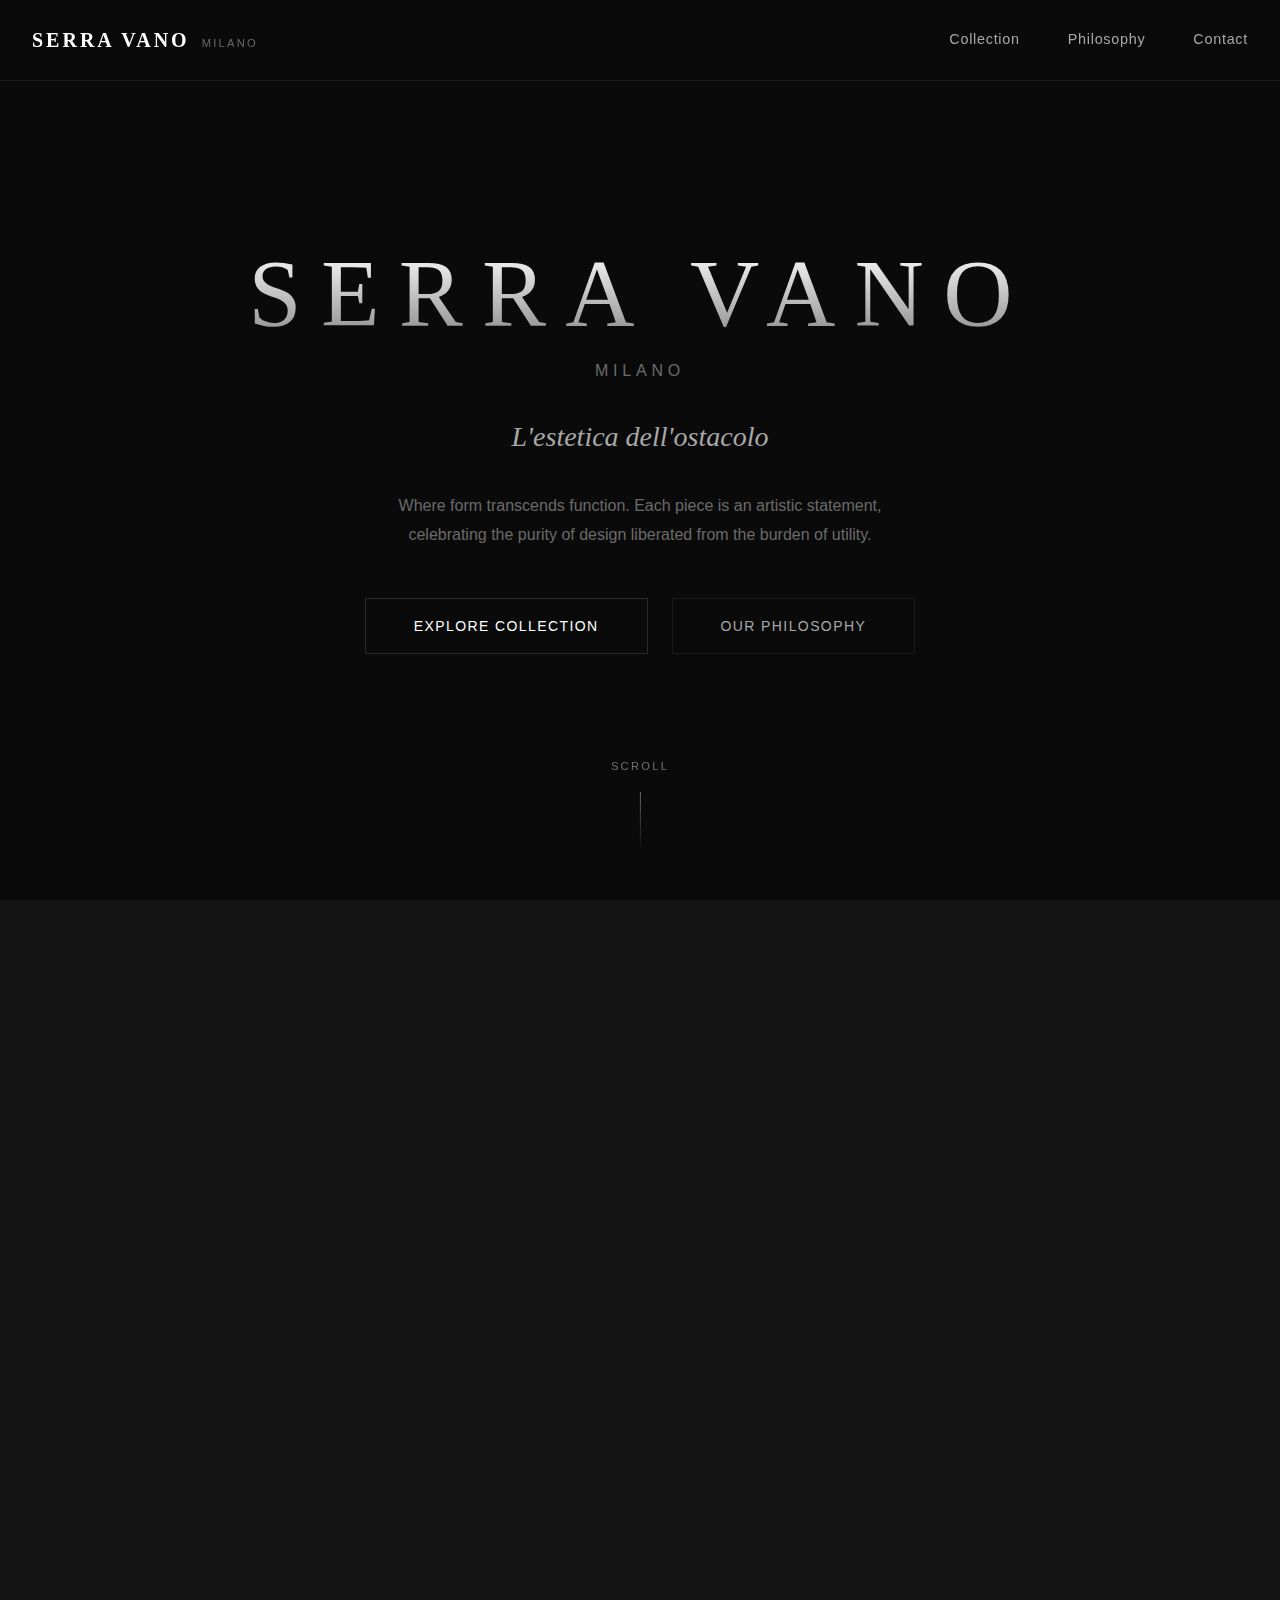
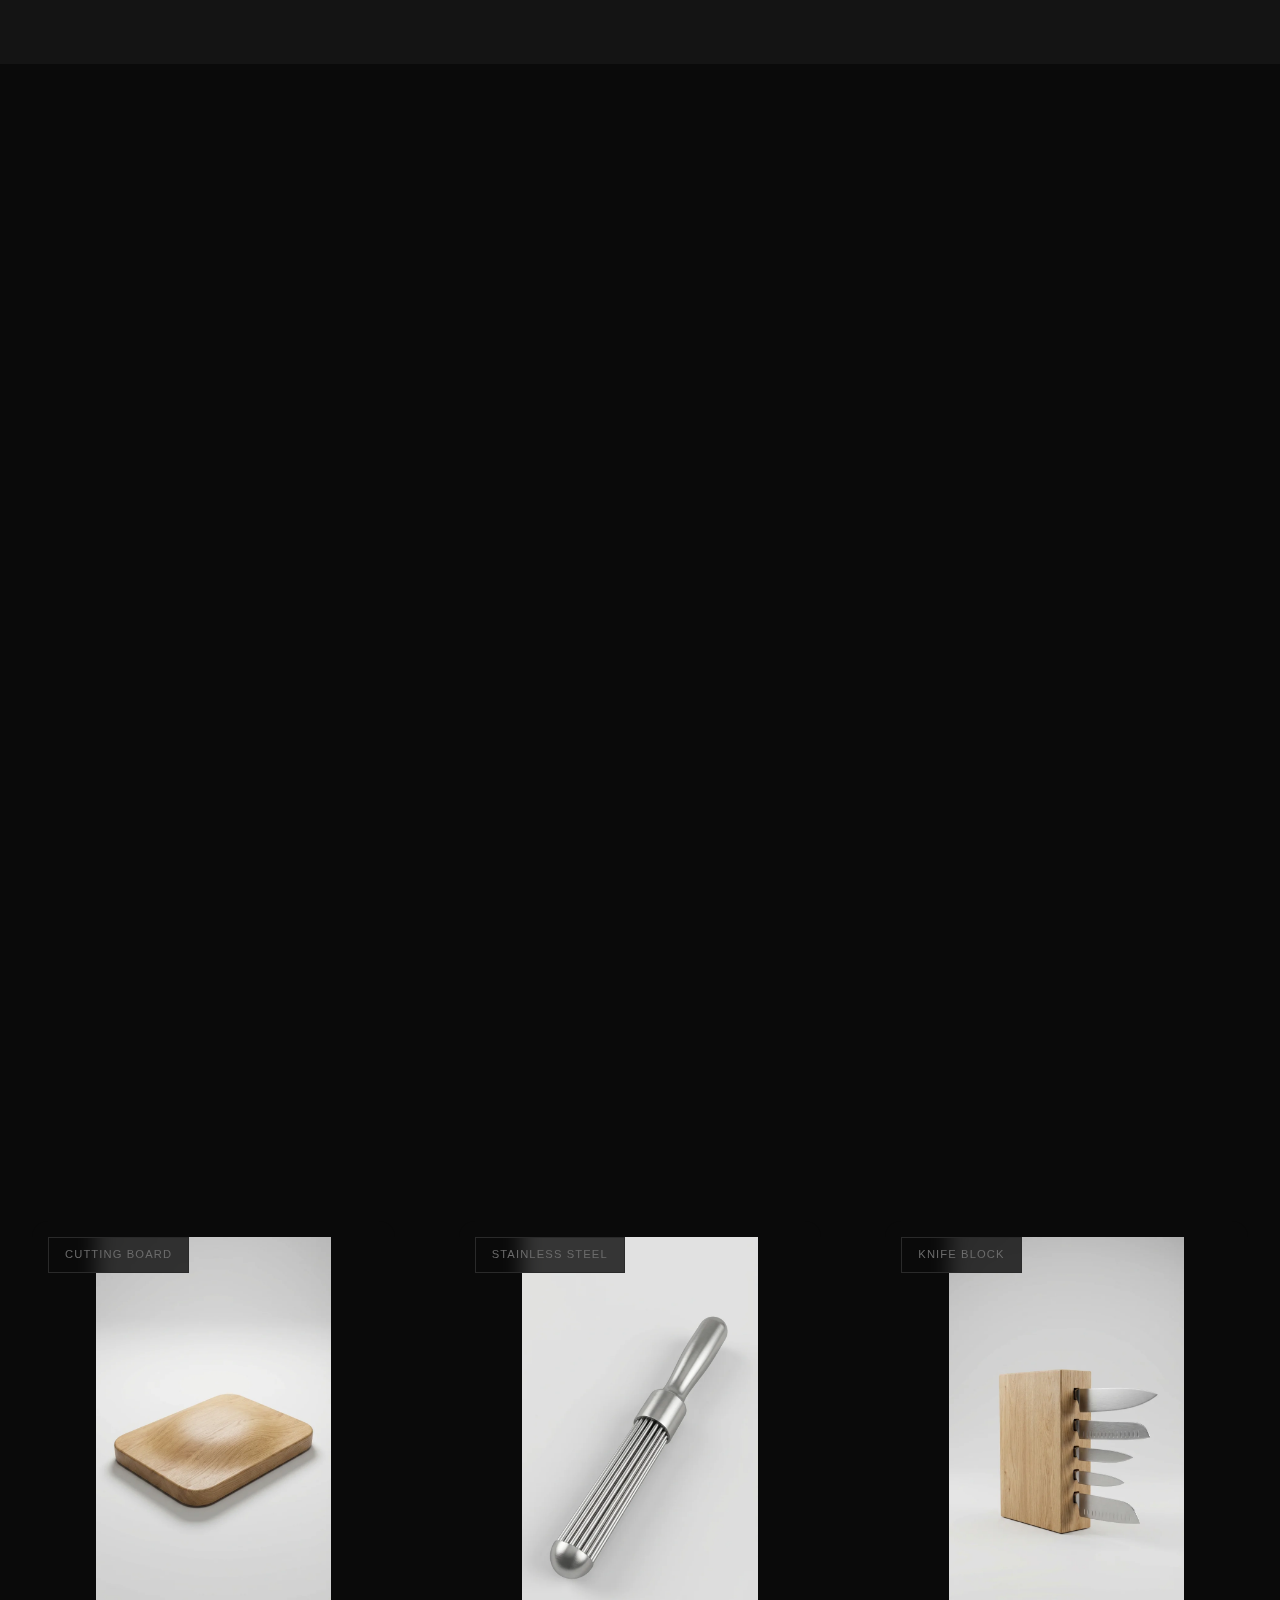
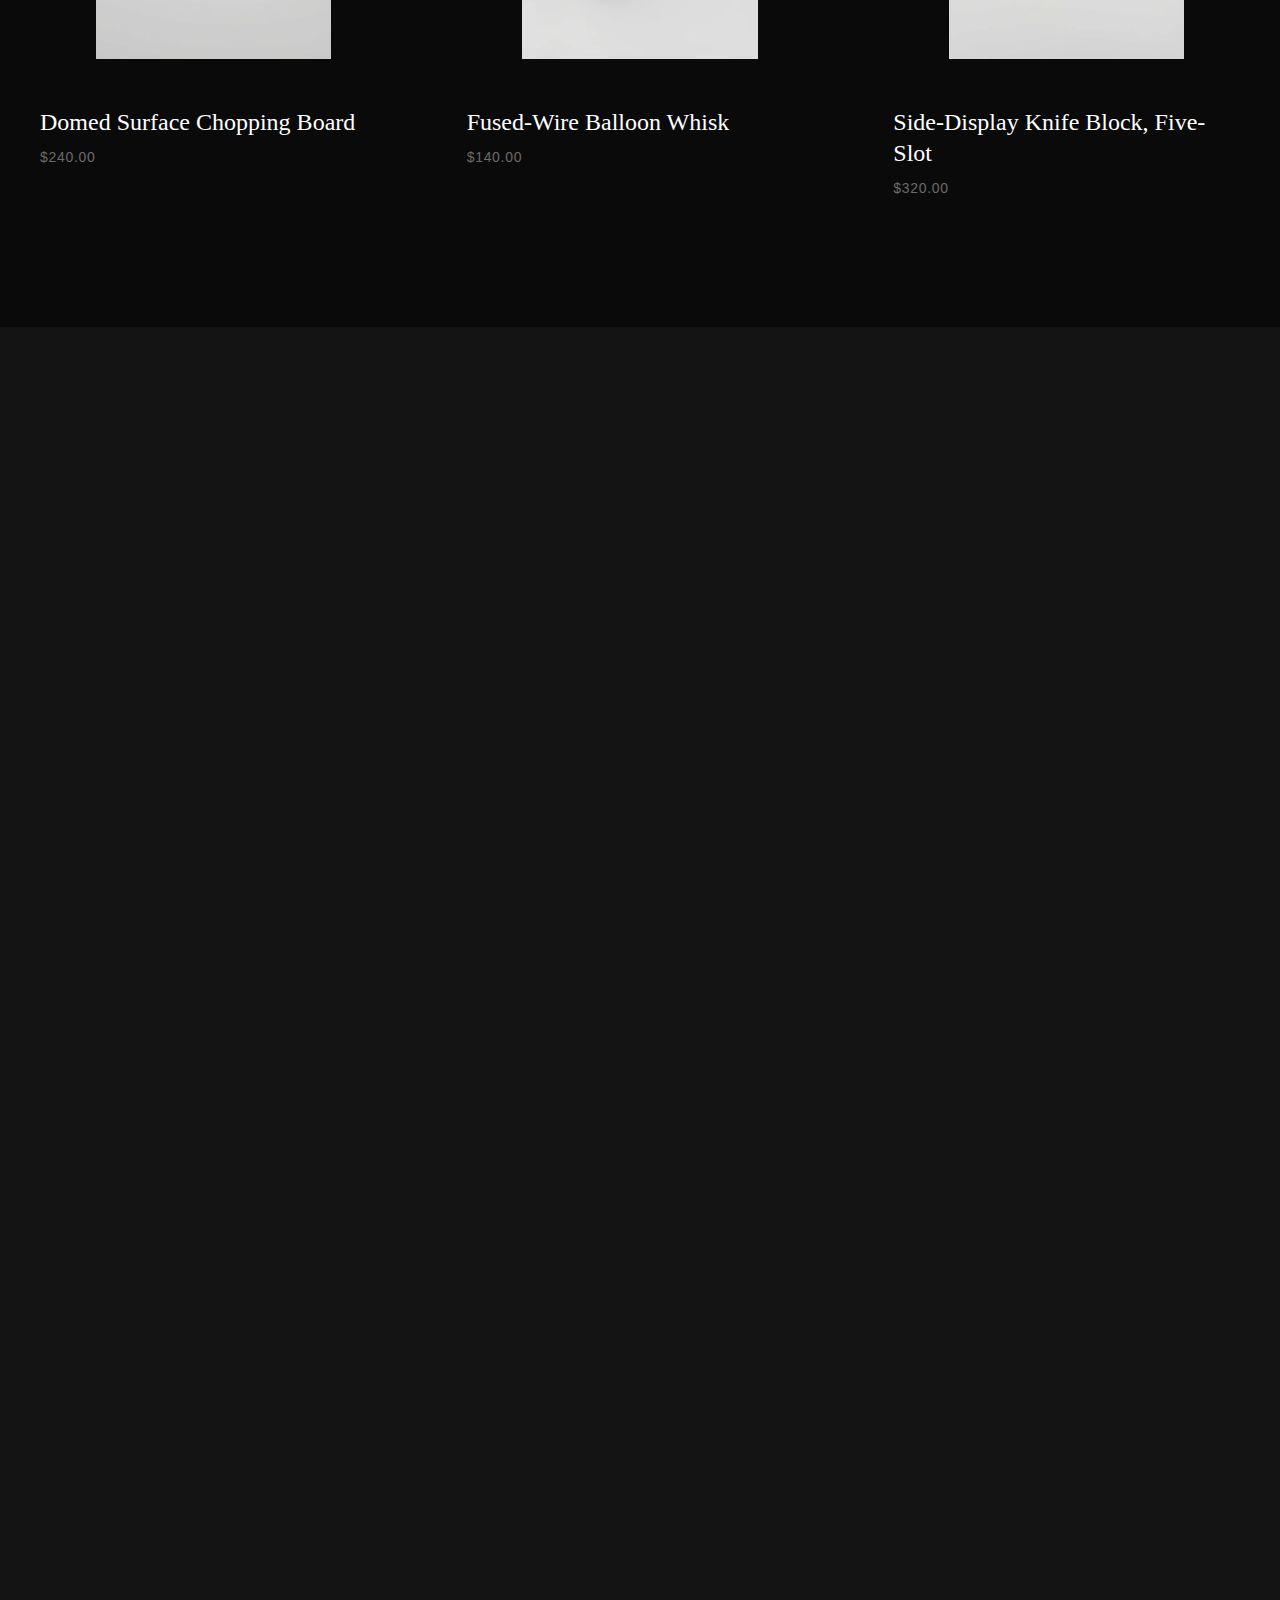
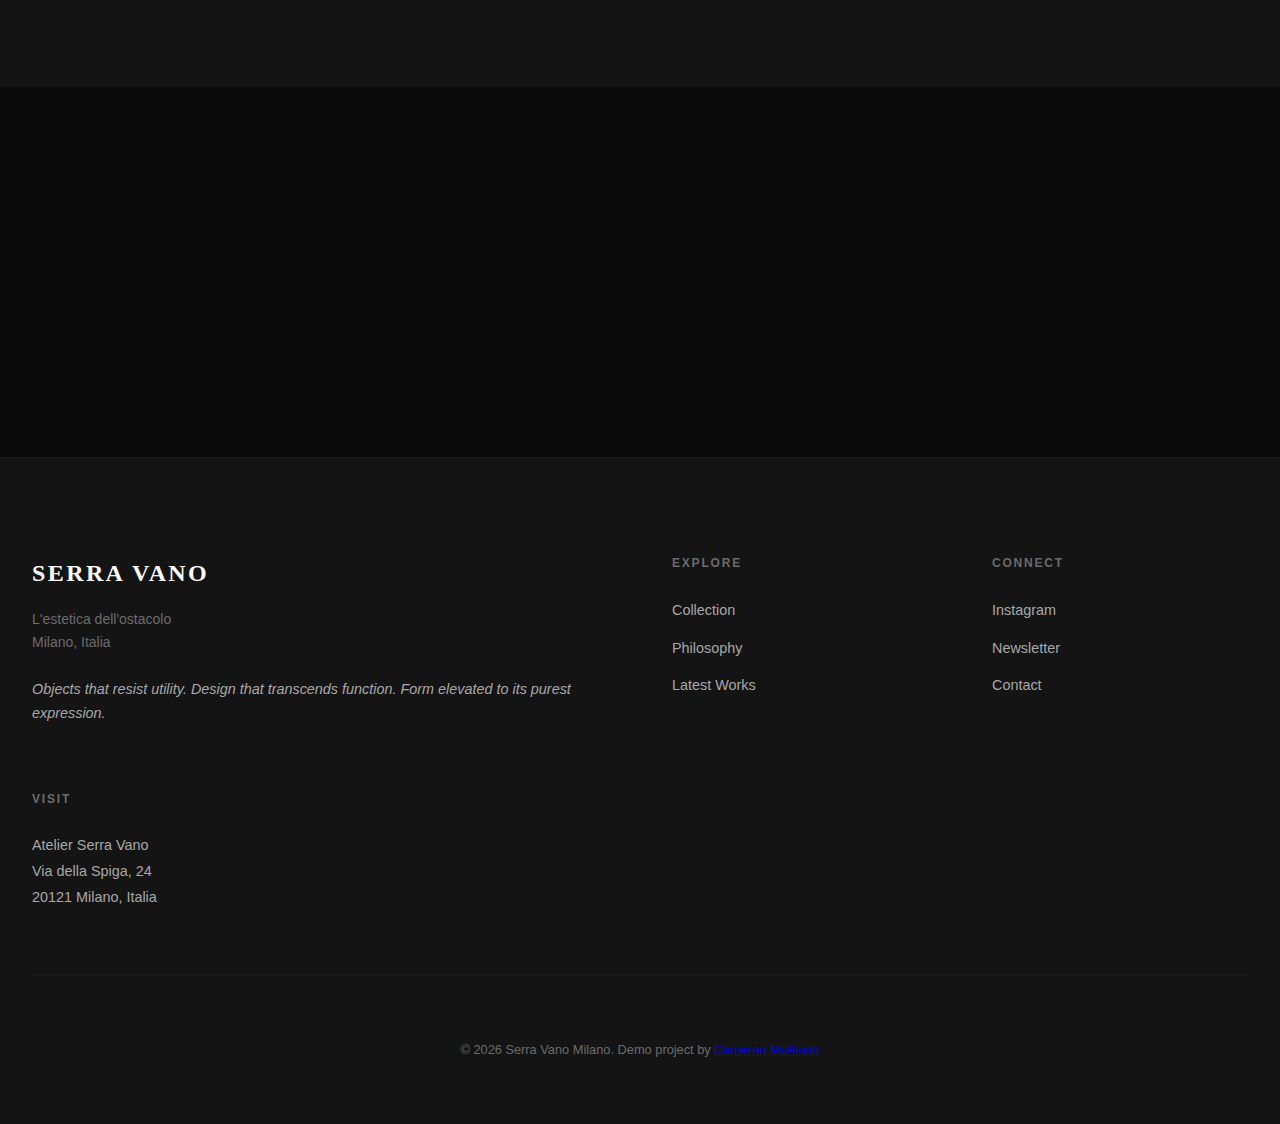
<file: index.html>
<!DOCTYPE html>
<html lang="en">
<head>
    <meta charset="UTF-8">
    <meta name="viewport" content="width=device-width, initial-scale=1.0">
    <meta name="description" content="Serra Vano Milano - L'estetica dell'ostacolo. Luxury kitchenware elevated beyond function. Discover conceptual design pieces that challenge conventional utility.">
    <meta name="keywords" content="luxury kitchenware, conceptual design, Milano, Serra Vano, artistic kitchen tools, premium cookware, Italian design">
    <meta name="author" content="Serra Vano Milano">
    <meta name="robots" content="index, follow">
    <link rel="canonical" href="https://serravano.com/">

    <!-- Open Graph / Facebook -->
    <meta property="og:type" content="website">
    <meta property="og:url" content="https://serravano.com/">
    <meta property="og:title" content="Serra Vano Milano - L'estetica dell'ostacolo">
    <meta property="og:description" content="Luxury kitchenware elevated beyond function. Where form transcends utility in every piece.">
    <meta property="og:image" content="https://serravano.com/images/og-image.jpg">
    <meta property="og:site_name" content="Serra Vano Milano">

    <!-- Twitter -->
    <meta name="twitter:card" content="summary_large_image">
    <meta name="twitter:url" content="https://serravano.com/">
    <meta name="twitter:title" content="Serra Vano Milano - L'estetica dell'ostacolo">
    <meta name="twitter:description" content="Luxury kitchenware elevated beyond function. Where form transcends utility in every piece.">
    <meta name="twitter:image" content="https://serravano.com/images/og-image.jpg">

    <!-- Preconnect for performance -->
    <link rel="preconnect" href="https://fonts.googleapis.com">
    <link rel="dns-prefetch" href="https://fonts.googleapis.com">

    <title>Serra Vano | Milano - Luxury Conceptual Kitchenware</title>
    <link rel="stylesheet" href="assets/css/styles.css">

    <!-- Structured Data -->
    <script type="application/ld+json">
    {
      "@context": "https://schema.org",
      "@type": "Organization",
      "name": "Serra Vano Milano",
      "description": "Conceptual design project - Luxury kitchenware elevated beyond function",
      "url": "https://serravano.com"
    }
    </script>
</head>
<body>
    <!-- Navigation -->
    <nav class="nav" id="nav">
        <div class="nav-container">
            <a href="index.html" class="nav-brand">
                <span class="brand-main">SERRA VANO</span>
                <span class="brand-sub">MILANO</span>
            </a>
            <div class="nav-menu" id="navMenu">
                <a href="pages/products.html" class="nav-link">Collection</a>
                <a href="pages/about.html" class="nav-link">Philosophy</a>
                <a href="#contact" class="nav-link">Contact</a>
            </div>
            <button class="nav-toggle" id="navToggle" aria-label="Toggle menu">
                <span></span>
                <span></span>
            </button>
        </div>
    </nav>

    <!-- Hero Section -->
    <section class="hero">
        <div class="hero-content">
            <h1 class="hero-title" data-aos="fade-up">SERRA VANO</h1>
            <p class="hero-subtitle" data-aos="fade-up" data-aos-delay="100">MILANO</p>
            <p class="hero-tagline" data-aos="fade-up" data-aos-delay="200">L'estetica dell'ostacolo</p>
            <p class="hero-description" data-aos="fade-up" data-aos-delay="250">
                Where form transcends function. Each piece is an artistic statement,<br>
                celebrating the purity of design liberated from the burden of utility.
            </p>
            <div class="hero-cta" data-aos="fade-up" data-aos-delay="300">
                <a href="pages/products.html" class="btn-primary">Explore Collection</a>
                <a href="pages/about.html" class="btn-secondary">Our Philosophy</a>
            </div>
        </div>
        <div class="scroll-hint">
            <span>Scroll</span>
            <div class="scroll-line"></div>
        </div>
    </section>

    <!-- Manifesto Section -->
    <section class="manifesto-section">
        <div class="container">
            <div class="manifesto-content" data-aos="fade-up">
                <h2 class="section-title">The Aesthetic of Resistance</h2>
                <div class="manifesto-text">
                    <p class="lead">Utility is a compromise. To use an object is to degrade it. To consume is to destroy.</p>
                    <p>At Serra Vano, we reject the vulgarity of function. We believe that the perfect form is one that resists. Our Fused-Tine Fork challenges the violence of piercing; our Sealed-Top Toaster preserves the sanctity of the bread.</p>
                    <p>By removing the capability to perform work, we elevate the tool into the realm of the absolute.</p>
                    <p class="signature">We do not design for the kitchen. We design for the pause. The hesitation. The silence.</p>
                </div>
            </div>
        </div>
    </section>

    <!-- Why Serra Vano Section -->
    <section class="why-section">
        <div class="container">
            <h2 class="section-title" data-aos="fade-up">Why Serra Vano</h2>
            <div class="why-grid">
                <div class="why-item" data-aos="fade-up" data-aos-delay="100">
                    <div class="why-icon">01</div>
                    <h3 class="why-title">Conceptual Design</h3>
                    <p class="why-text">Each piece exists as pure artistic expression. We challenge conventional design by removing functionality, forcing contemplation of form itself.</p>
                </div>
                <div class="why-item" data-aos="fade-up" data-aos-delay="200">
                    <div class="why-icon">02</div>
                    <h3 class="why-title">Premium Materials</h3>
                    <p class="why-text">Crafted from 18/10 stainless steel, solid wood, natural stone, and hand-blown glass. Every detail reflects Milano's tradition of exceptional craftsmanship.</p>
                </div>
                <div class="why-item" data-aos="fade-up" data-aos-delay="300">
                    <div class="why-icon">03</div>
                    <h3 class="why-title">Conversation Pieces</h3>
                    <p class="why-text">Objects that provoke dialogue and challenge perception. Serra Vano transforms kitchenware into sculptural works that question our relationship with everyday objects.</p>
                </div>
            </div>
        </div>
    </section>

    <!-- Featured Products -->
    <section class="featured-section">
        <div class="container">
            <div class="section-header" data-aos="fade-up">
                <h2 class="section-title">Featured Works</h2>
                <a href="pages/products.html" class="link-arrow">View All <span>→</span></a>
            </div>
            <div class="featured-grid" id="featuredGrid">
                <!-- Populated by JavaScript -->
            </div>
        </div>
    </section>

    <!-- Design Principles -->
    <section class="principles-section">
        <div class="container-narrow">
            <h2 class="section-title" data-aos="fade-up">Design Principles</h2>
            <div class="principles-content" data-aos="fade-up">
                <div class="principle-item">
                    <h3>Form Over Function</h3>
                    <p>Beauty that serves no purpose except its own existence. We believe the highest form of design is one that refuses to be used.</p>
                </div>
                <div class="principle-item">
                    <h3>Intentional Resistance</h3>
                    <p>Every modification—every sealed opening, fused surface, convex edge—is a deliberate act of resistance against utility's demands.</p>
                </div>
                <div class="principle-item">
                    <h3>Material Honesty</h3>
                    <p>Premium materials treated with respect. No coatings, no compromises. Steel remains steel. Wood remains wood. Stone remains stone.</p>
                </div>
                <div class="principle-item">
                    <h3>Milano Craftsmanship</h3>
                    <p>Precision manufacturing meets Italian design philosophy. Every edge, every surface, every detail executed to perfection.</p>
                </div>
            </div>
        </div>
    </section>

    <!-- Statement Section -->
    <section class="statement-section">
        <div class="container-narrow">
            <blockquote class="statement" data-aos="fade-up">
                <p>"Perfection must remain intact."</p>
                <cite>— Serra Vano</cite>
            </blockquote>
        </div>
    </section>

    <!-- Footer -->
    <footer class="footer" id="contact">
        <div class="container">
            <div class="footer-grid">
                <div class="footer-col footer-col-wide">
                    <h3 class="footer-title">SERRA VANO</h3>
                    <p class="footer-text">L'estetica dell'ostacolo<br>Milano, Italia</p>
                    <p class="footer-tagline">Objects that resist utility. Design that transcends function. Form elevated to its purest expression.</p>
                </div>
                <div class="footer-col">
                    <h4 class="footer-heading">Explore</h4>
                    <ul class="footer-links">
                        <li><a href="pages/products.html">Collection</a></li>
                        <li><a href="pages/about.html">Philosophy</a></li>
                        <li><a href="pages/products.html">Latest Works</a></li>
                    </ul>
                </div>
                <div class="footer-col">
                    <h4 class="footer-heading">Connect</h4>
                    <ul class="footer-links">
                        <li><a href="#">Instagram</a></li>
                        <li><a href="#">Newsletter</a></li>
                        <li><a href="mailto:info@serravano.com">Contact</a></li>
                    </ul>
                </div>
                <div class="footer-col">
                    <h4 class="footer-heading">Visit</h4>
                    <p class="footer-address">
                        Atelier Serra Vano<br>
                        Via della Spiga, 24<br>
                        20121 Milano, Italia
                    </p>
                </div>
            </div>
            <div class="footer-bottom">
                <p>&copy; 2026 Serra Vano Milano. Demo project by <a href="https://cameronmcainsh.com" target="_blank" rel="noopener noreferrer">Cameron McAinsh</a></p>
            </div>
        </div>
    </footer>

    <script src="assets/js/app.js"></script>
</body>
</html>
</file>
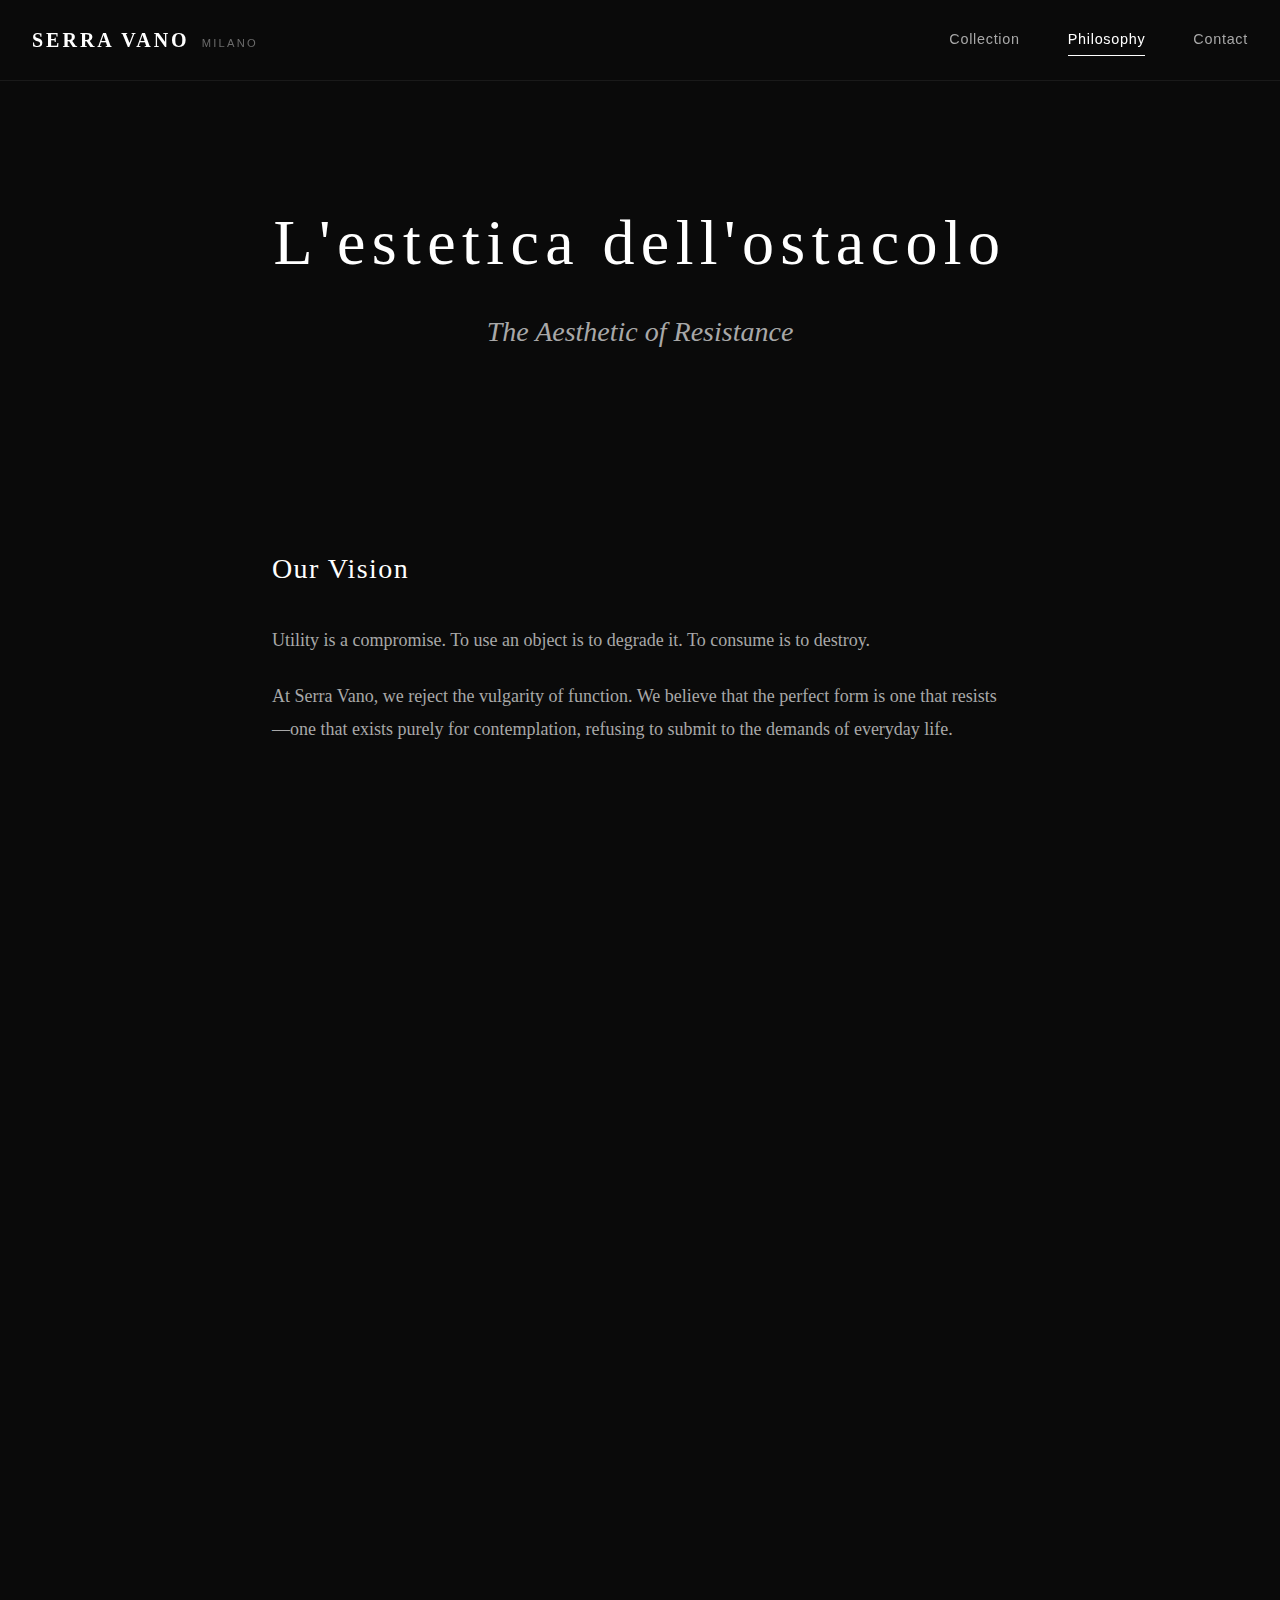
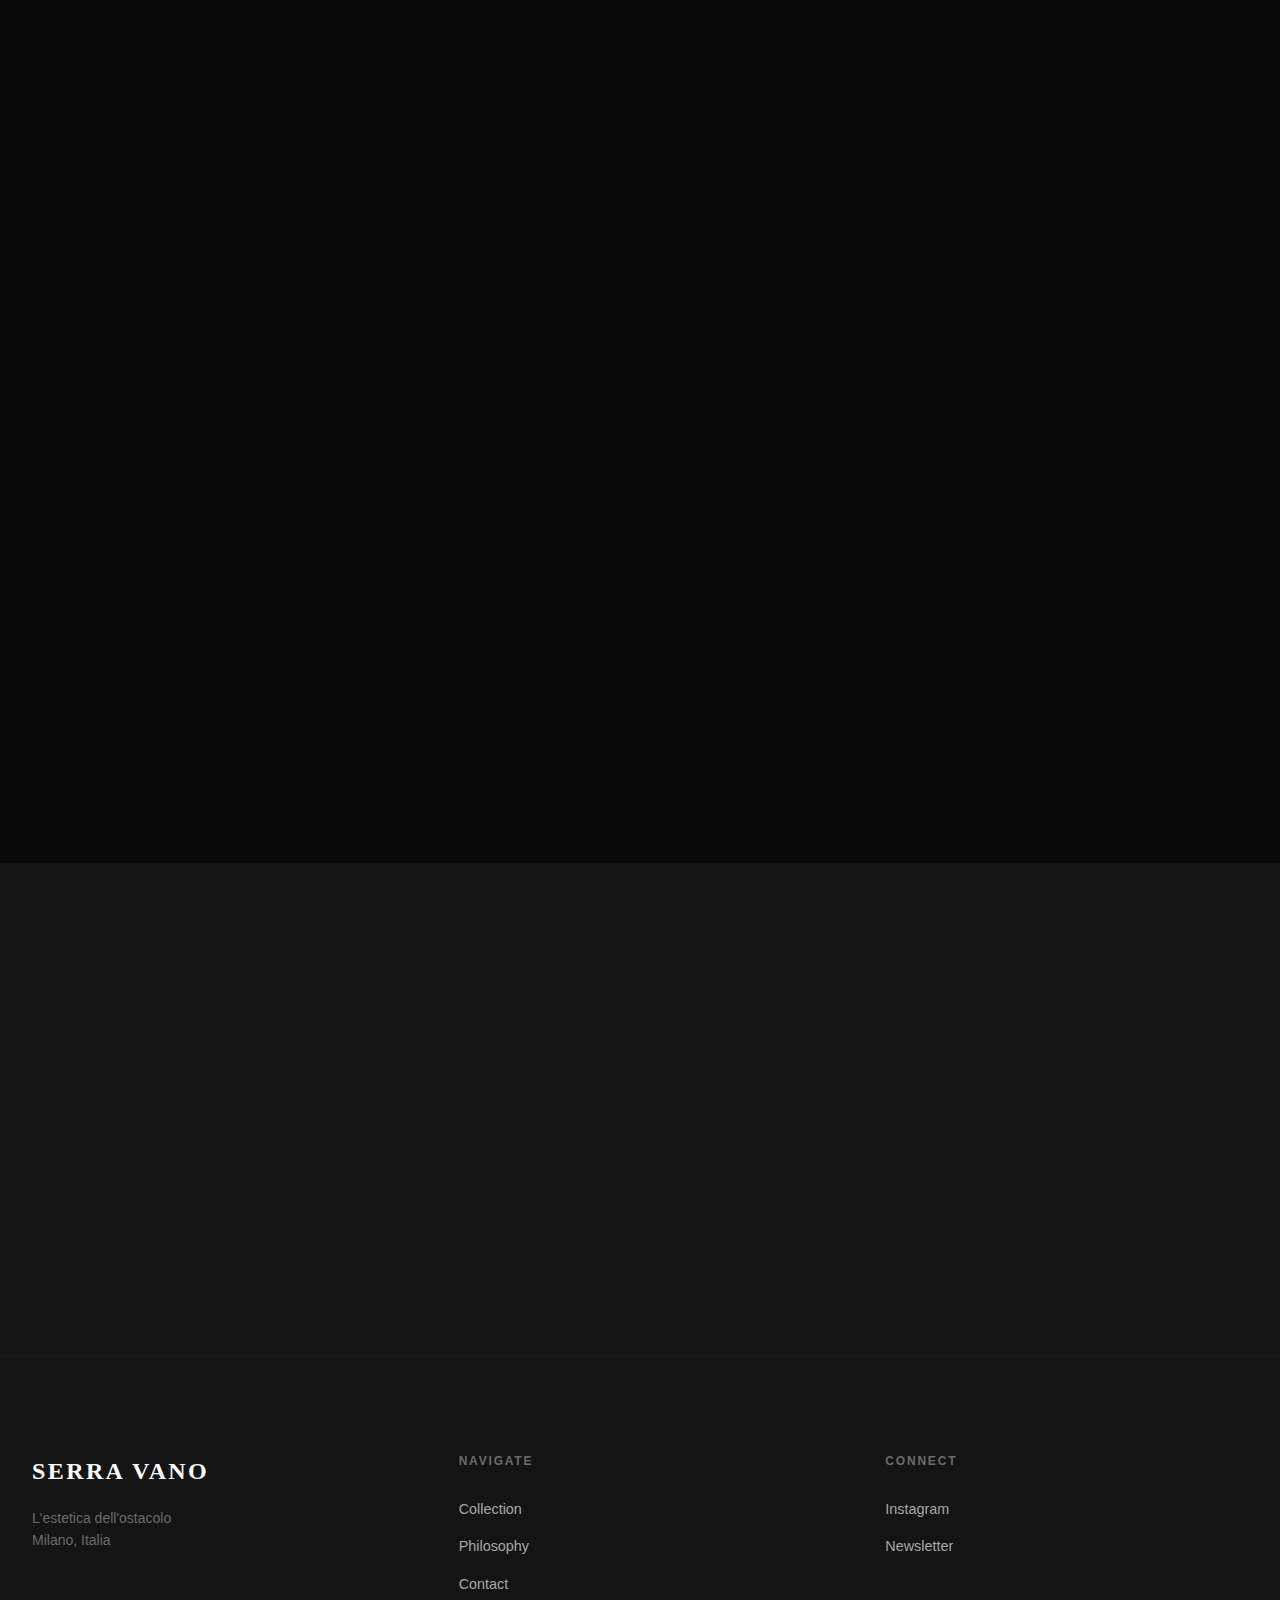
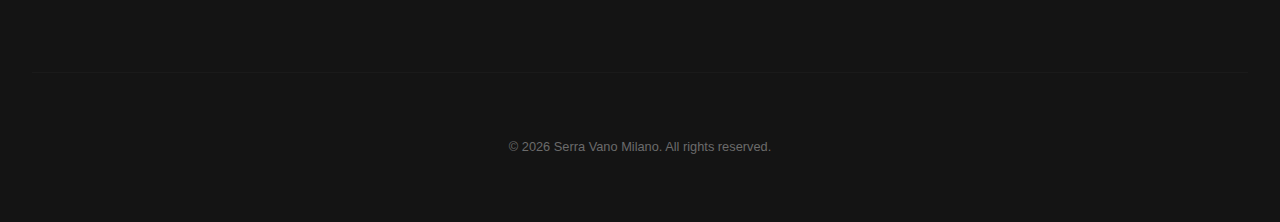
<file: about.html>
<!DOCTYPE html>
<html lang="en">
<head>
    <meta charset="UTF-8">
    <meta name="viewport" content="width=device-width, initial-scale=1.0">
    <meta name="description" content="The philosophy of Serra Vano - rejecting utility for pure aesthetic form.">
    <title>Philosophy | Serra Vano Milano</title>
    <link rel="stylesheet" href="styles.css">
</head>
<body>
    <!-- Navigation -->
    <nav class="nav" id="nav">
        <div class="nav-container">
            <a href="index.html" class="nav-brand">
                <span class="brand-main">SERRA VANO</span>
                <span class="brand-sub">MILANO</span>
            </a>
            <div class="nav-menu" id="navMenu">
                <a href="products.html" class="nav-link">Collection</a>
                <a href="about.html" class="nav-link active">Philosophy</a>
                <a href="index.html#contact" class="nav-link">Contact</a>
            </div>
            <button class="nav-toggle" id="navToggle" aria-label="Toggle menu">
                <span></span>
                <span></span>
            </button>
        </div>
    </nav>

    <!-- About Hero -->
    <section class="about-hero">
        <div class="container-narrow">
            <h1 class="page-title" data-aos="fade-up">L'estetica dell'ostacolo</h1>
            <p class="page-subtitle-large" data-aos="fade-up" data-aos-delay="100">The Aesthetic of Resistance</p>
        </div>
    </section>

    <!-- Philosophy Content -->
    <section class="about-content">
        <div class="container-narrow">
            <div class="about-section" data-aos="fade-up">
                <h2 class="about-heading">Our Vision</h2>
                <p>Utility is a compromise. To use an object is to degrade it. To consume is to destroy.</p>
                <p>At Serra Vano, we reject the vulgarity of function. We believe that the perfect form is one that resists—one that exists purely for contemplation, refusing to submit to the demands of everyday life.</p>
            </div>

            <div class="about-section" data-aos="fade-up">
                <h2 class="about-heading">The Method</h2>
                <p>Each piece begins with a familiar object—a fork, a toaster, a wine glass—and asks a simple question: What if it could not be used?</p>
                <p>Our Fused-Tine Fork challenges the violence of piercing. Our Sealed-Top Toaster preserves the sanctity of the bread. Our Sealed Rim Wine Glass protects the wine from consumption.</p>
                <p>By removing the capability to perform work, we elevate the tool into the realm of the absolute.</p>
            </div>

            <div class="about-section" data-aos="fade-up">
                <h2 class="about-heading">The Philosophy</h2>
                <p>We do not design for the kitchen. We design for the pause. The hesitation. The silence that follows when function fails.</p>
                <p>In that moment of resistance, when the object refuses to cooperate, something profound occurs: we see it for what it truly is—not a means to an end, but an end in itself.</p>
            </div>

            <div class="about-section" data-aos="fade-up">
                <h2 class="about-heading">Milano</h2>
                <p>Based in Milano, Serra Vano draws inspiration from the Italian tradition of elevating craftsmanship to art. Like the great design houses before us, we understand that beauty does not serve—it simply is.</p>
                <p>Each work is meticulously crafted from premium materials: stainless steel, solid wood, natural stone, and glass. The construction is impeccable. The finish is perfect. The function is absent.</p>
            </div>

            <blockquote class="about-quote" data-aos="fade-up">
                <p>"Perfection must remain intact."</p>
                <cite>— Serra Vano</cite>
            </blockquote>
        </div>
    </section>

    <!-- Call to Action -->
    <section class="cta-section">
        <div class="container-narrow">
            <div class="cta-content" data-aos="fade-up">
                <h2 class="cta-title">Explore the Collection</h2>
                <p class="cta-text">Discover objects that resist utility and embrace pure form.</p>
                <a href="products.html" class="btn-primary">View All Works</a>
            </div>
        </div>
    </section>

    <!-- Footer -->
    <footer class="footer">
        <div class="container">
            <div class="footer-grid">
                <div class="footer-col">
                    <h3 class="footer-title">SERRA VANO</h3>
                    <p class="footer-text">L'estetica dell'ostacolo<br>Milano, Italia</p>
                </div>
                <div class="footer-col">
                    <h4 class="footer-heading">Navigate</h4>
                    <ul class="footer-links">
                        <li><a href="products.html">Collection</a></li>
                        <li><a href="about.html">Philosophy</a></li>
                        <li><a href="index.html#contact">Contact</a></li>
                    </ul>
                </div>
                <div class="footer-col">
                    <h4 class="footer-heading">Connect</h4>
                    <ul class="footer-links">
                        <li><a href="#">Instagram</a></li>
                        <li><a href="#">Newsletter</a></li>
                    </ul>
                </div>
            </div>
            <div class="footer-bottom">
                <p>&copy; 2026 Serra Vano Milano. All rights reserved.</p>
            </div>
        </div>
    </footer>

    <script src="app.js"></script>
</body>
</html>
</file>
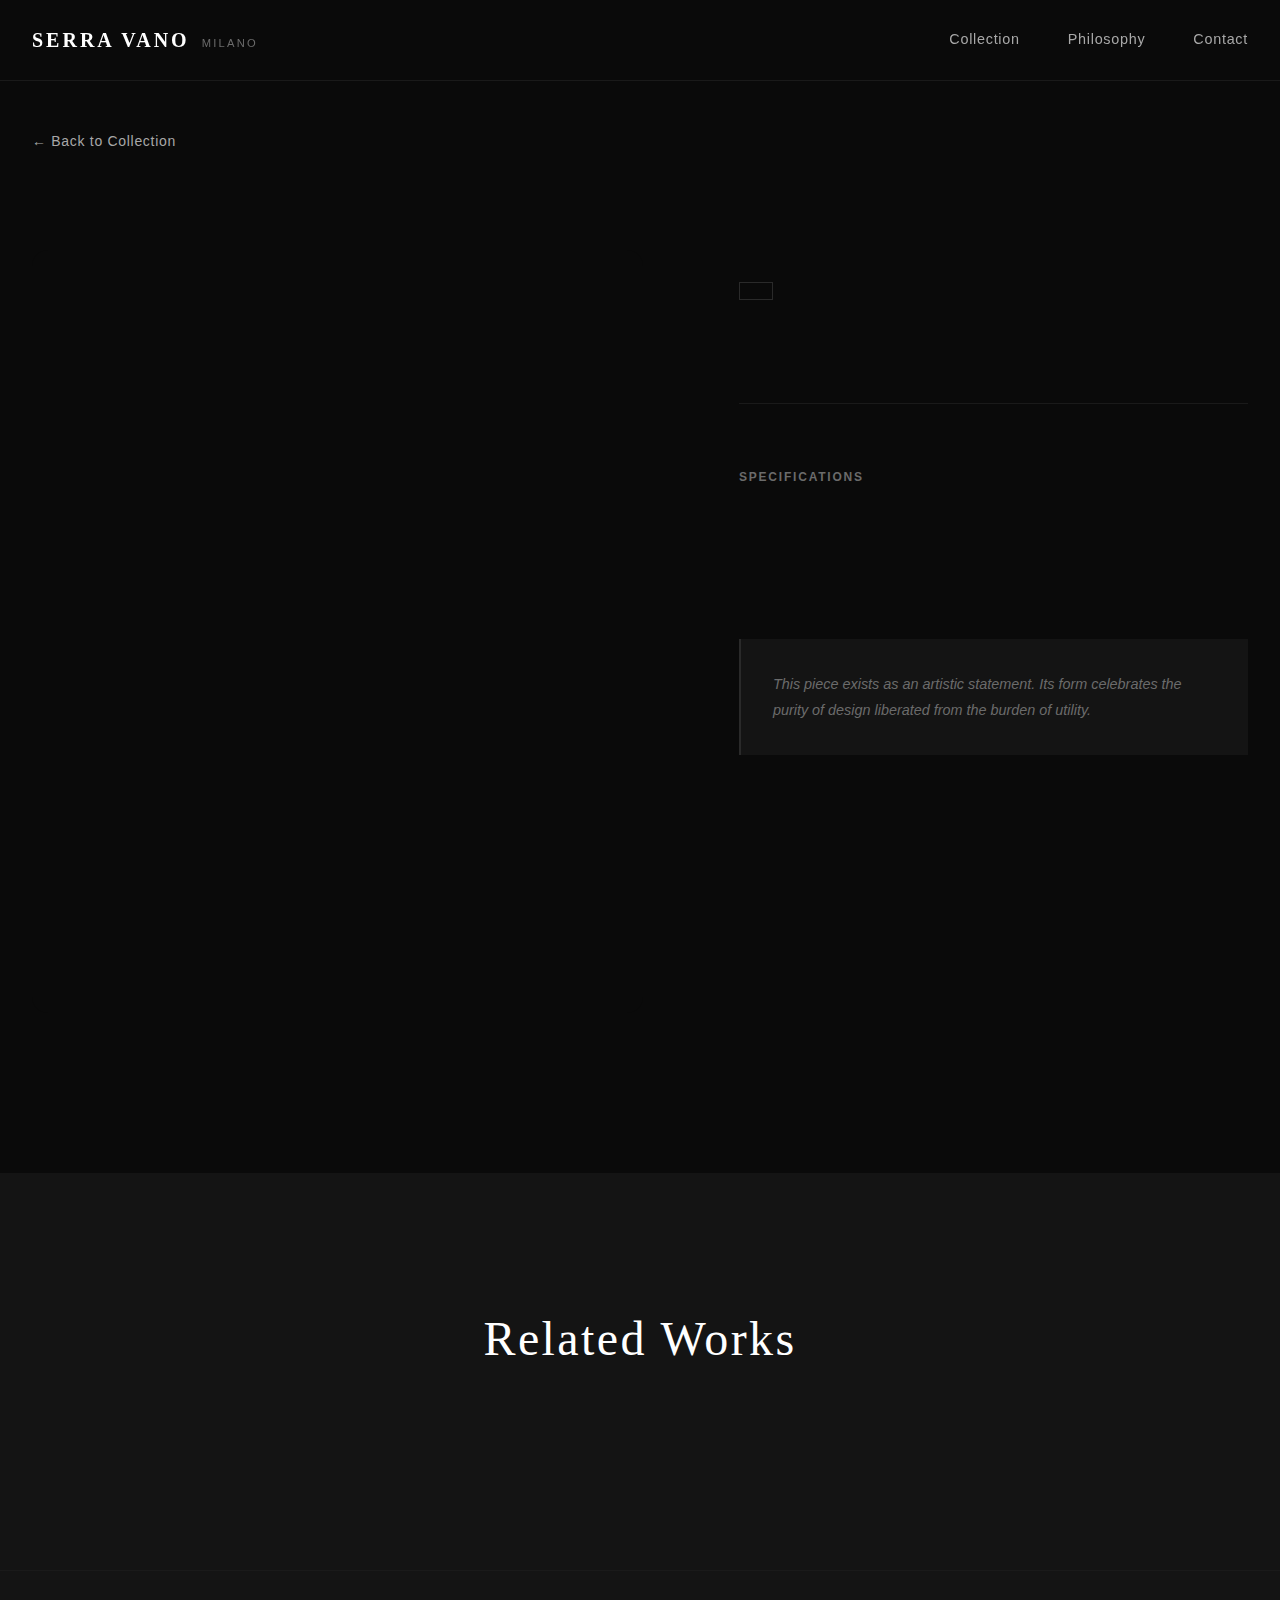
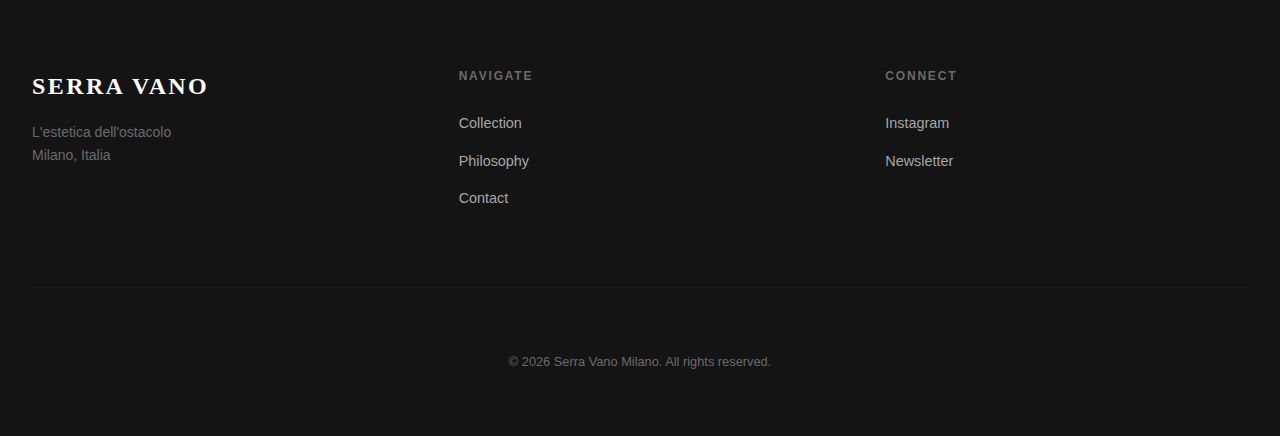
<file: product-detail.html>
<!DOCTYPE html>
<html lang="en">
<head>
    <meta charset="UTF-8">
    <meta name="viewport" content="width=device-width, initial-scale=1.0">
    <meta name="description" content="Product details - Serra Vano Milano">
    <title>Product | Serra Vano Milano</title>
    <link rel="stylesheet" href="styles.css">
</head>
<body>
    <!-- Navigation -->
    <nav class="nav" id="nav">
        <div class="nav-container">
            <a href="index.html" class="nav-brand">
                <span class="brand-main">SERRA VANO</span>
                <span class="brand-sub">MILANO</span>
            </a>
            <div class="nav-menu" id="navMenu">
                <a href="products.html" class="nav-link">Collection</a>
                <a href="about.html" class="nav-link">Philosophy</a>
                <a href="index.html#contact" class="nav-link">Contact</a>
            </div>
            <button class="nav-toggle" id="navToggle" aria-label="Toggle menu">
                <span></span>
                <span></span>
            </button>
        </div>
    </nav>

    <!-- Breadcrumb -->
    <div class="breadcrumb">
        <div class="container">
            <a href="products.html" class="breadcrumb-link">← Back to Collection</a>
        </div>
    </div>

    <!-- Product Detail -->
    <section class="product-detail" id="productDetail">
        <div class="container-wide">
            <div class="product-layout">
                <!-- Media Gallery -->
                <div class="product-media">
                    <div class="media-main" id="mediaMain">
                        <!-- Populated by JavaScript -->
                    </div>
                    <div class="media-thumbnails" id="mediaThumbnails">
                        <!-- Populated by JavaScript -->
                    </div>
                </div>

                <!-- Product Info -->
                <div class="product-info-detail">
                    <span class="product-tag" id="productTag"></span>
                    <h1 class="product-title-detail" id="productTitle"></h1>
                    <p class="product-price-detail" id="productPrice"></p>

                    <div class="product-description-detail" id="productDescription"></div>

                    <div class="product-specs">
                        <h3 class="specs-heading">Specifications</h3>
                        <ul class="specs-list" id="productFeatures"></ul>
                    </div>

                    <div class="product-note">
                        <p><em>This piece exists as an artistic statement. Its form celebrates the purity of design liberated from the burden of utility.</em></p>
                    </div>
                </div>
            </div>
        </div>
    </section>

    <!-- Related Products -->
    <section class="related-section">
        <div class="container">
            <h2 class="section-title">Related Works</h2>
            <div class="related-grid" id="relatedGrid">
                <!-- Populated by JavaScript -->
            </div>
        </div>
    </section>

    <!-- Footer -->
    <footer class="footer">
        <div class="container">
            <div class="footer-grid">
                <div class="footer-col">
                    <h3 class="footer-title">SERRA VANO</h3>
                    <p class="footer-text">L'estetica dell'ostacolo<br>Milano, Italia</p>
                </div>
                <div class="footer-col">
                    <h4 class="footer-heading">Navigate</h4>
                    <ul class="footer-links">
                        <li><a href="products.html">Collection</a></li>
                        <li><a href="about.html">Philosophy</a></li>
                        <li><a href="index.html#contact">Contact</a></li>
                    </ul>
                </div>
                <div class="footer-col">
                    <h4 class="footer-heading">Connect</h4>
                    <ul class="footer-links">
                        <li><a href="#">Instagram</a></li>
                        <li><a href="#">Newsletter</a></li>
                    </ul>
                </div>
            </div>
            <div class="footer-bottom">
                <p>&copy; 2026 Serra Vano Milano. All rights reserved.</p>
            </div>
        </div>
    </footer>

    <script src="app.js"></script>
</body>
</html>
</file>
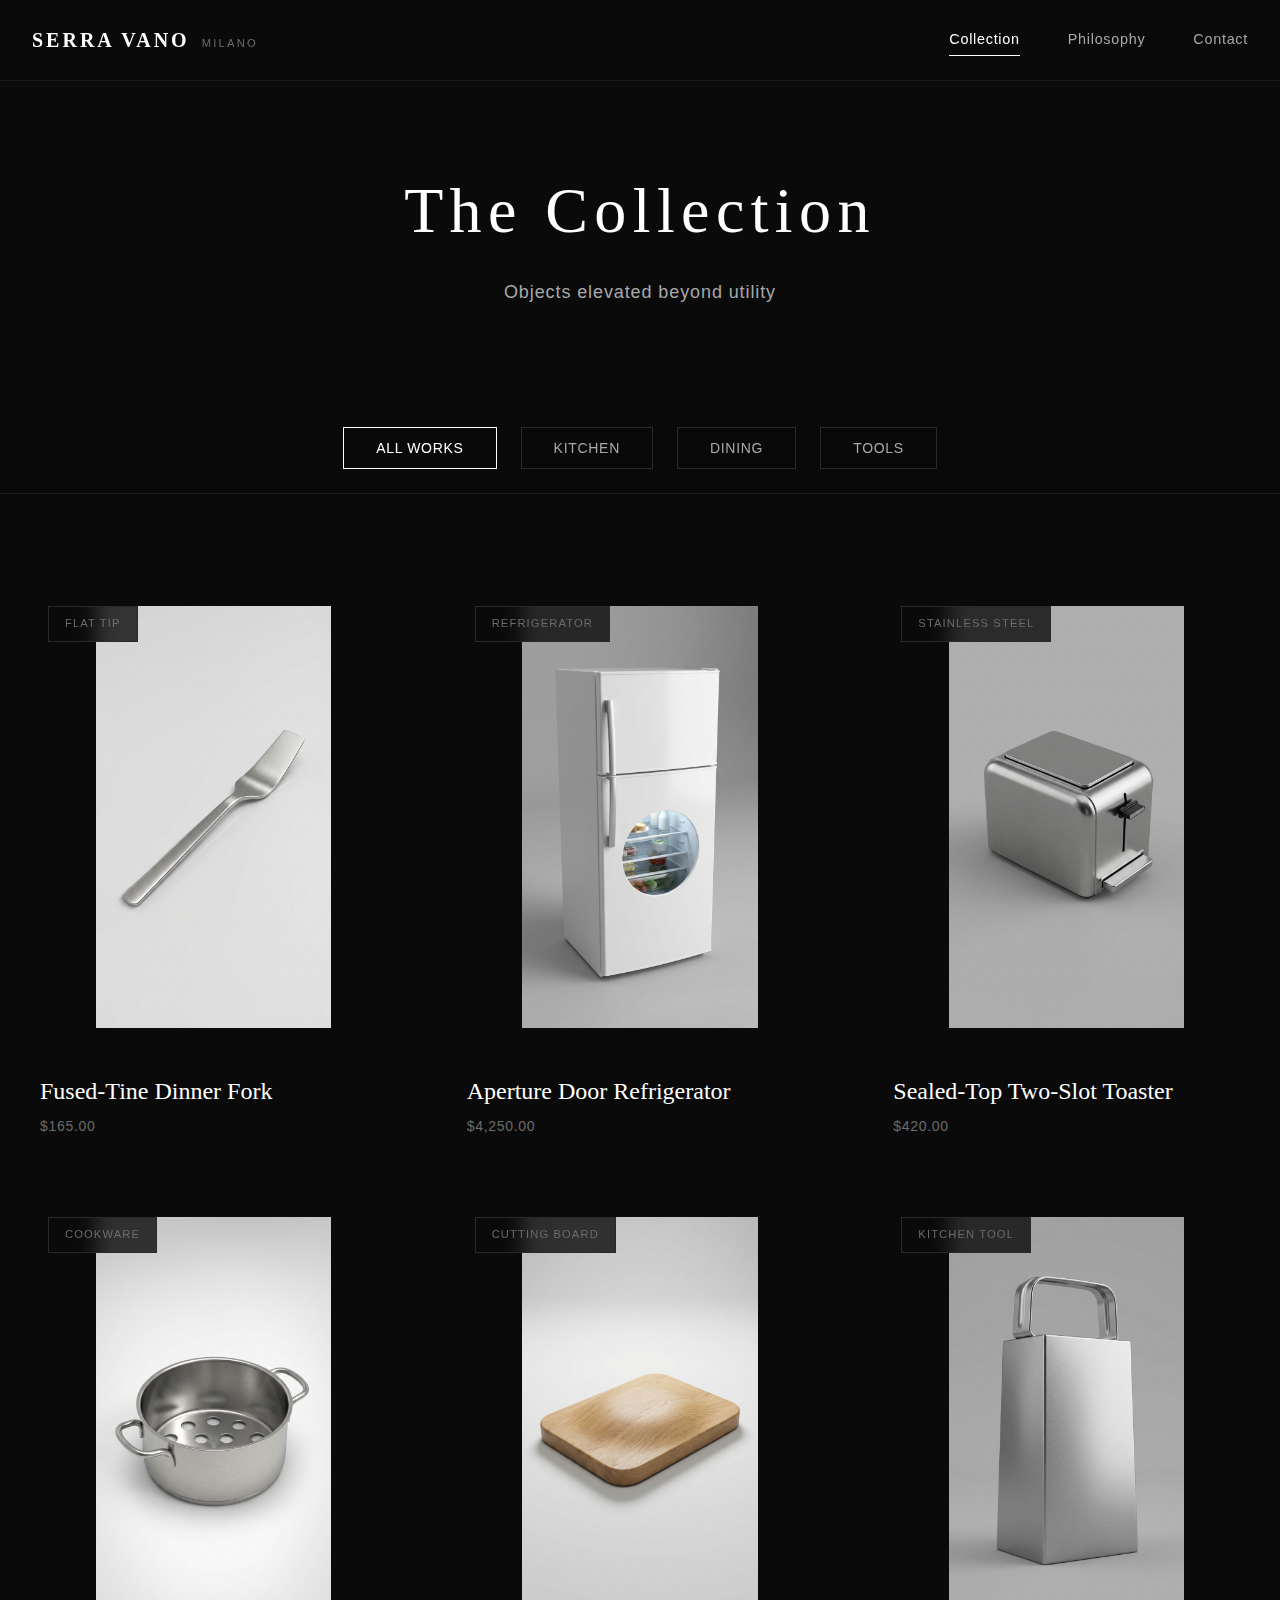
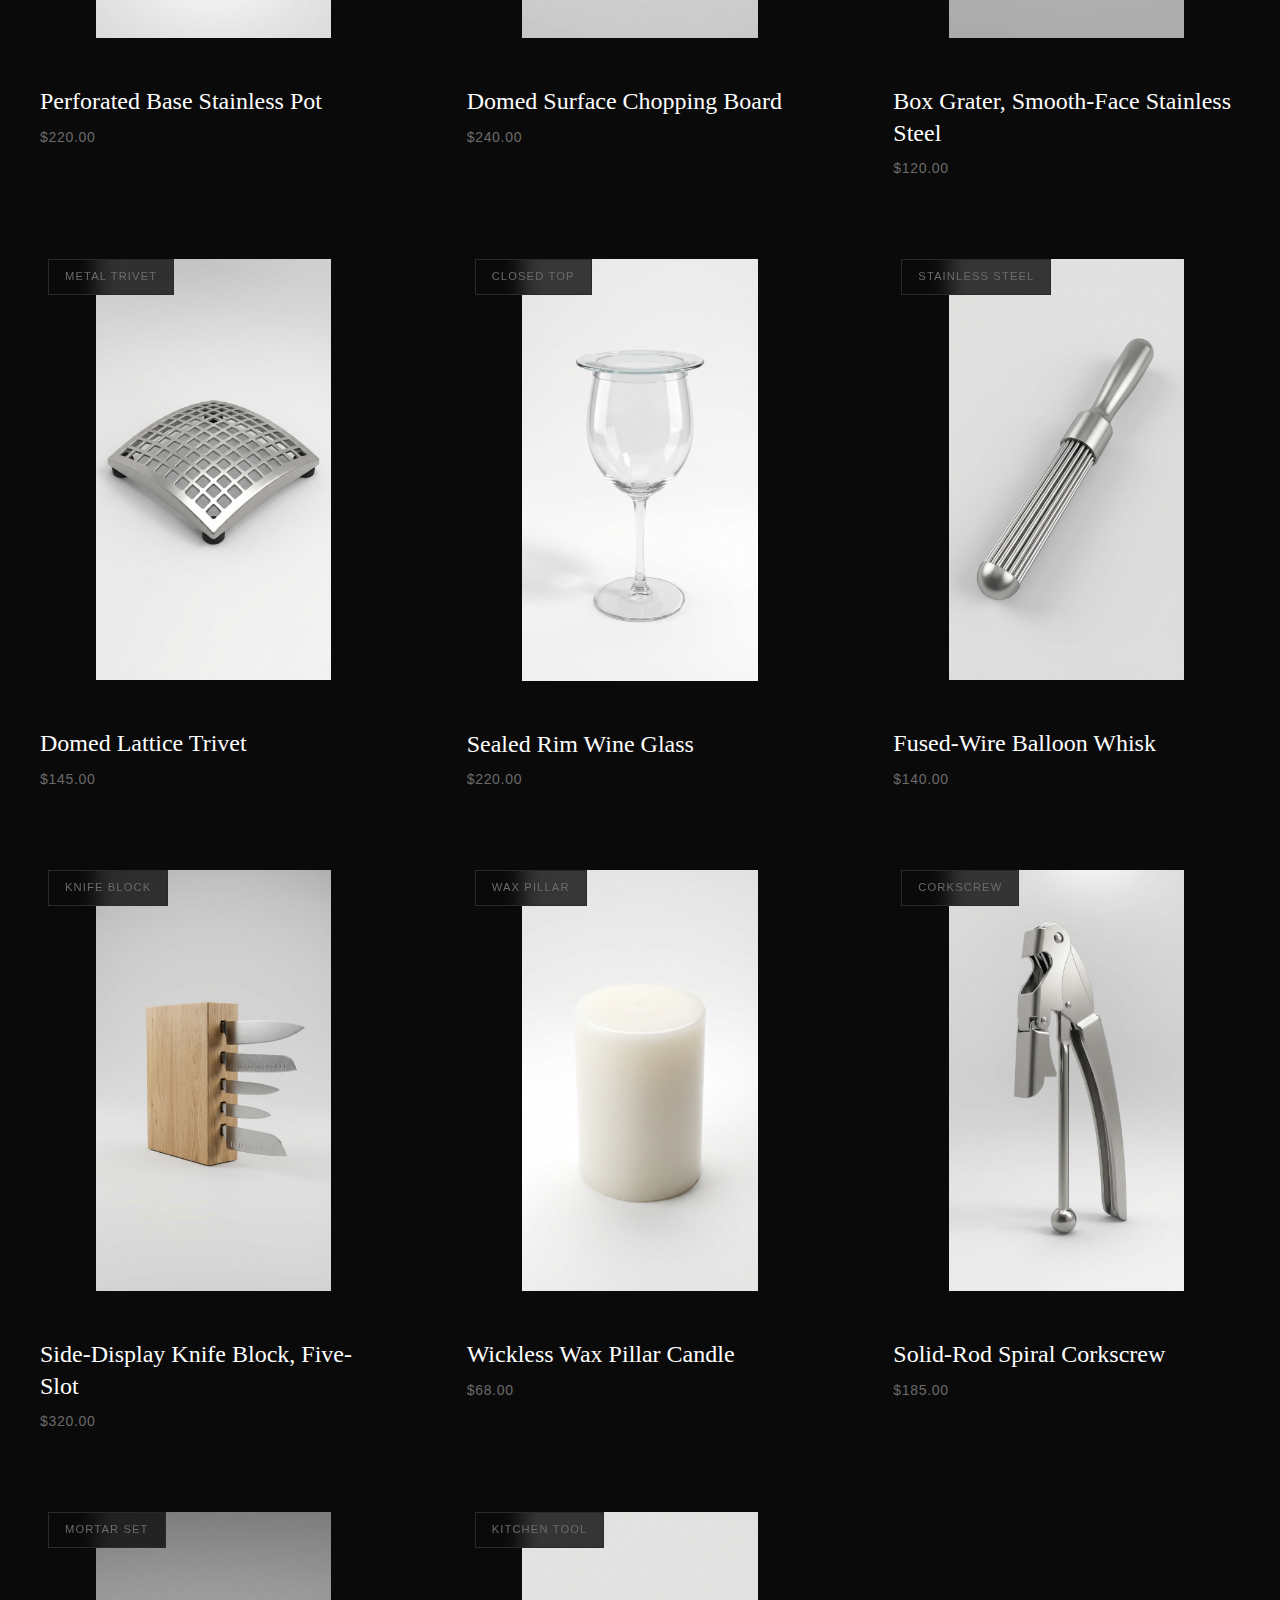
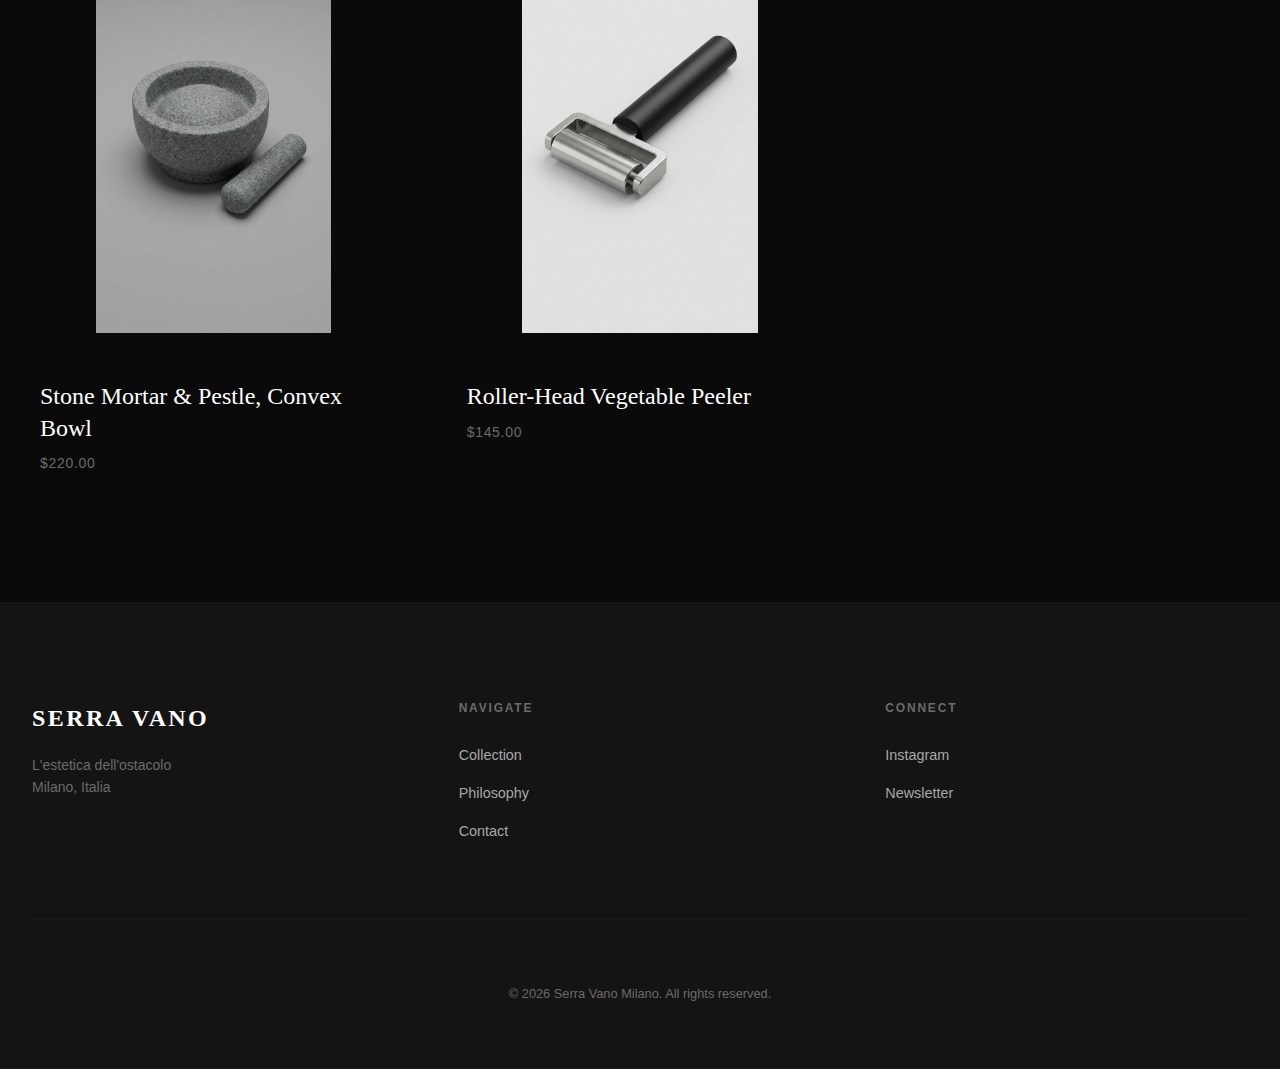
<file: products.html>
<!DOCTYPE html>
<html lang="en">
<head>
    <meta charset="UTF-8">
    <meta name="viewport" content="width=device-width, initial-scale=1.0">
    <meta name="description" content="Explore the complete Serra Vano collection of elevated kitchenware.">
    <title>Collection | Serra Vano Milano</title>
    <link rel="stylesheet" href="styles.css">
</head>
<body>
    <!-- Navigation -->
    <nav class="nav" id="nav">
        <div class="nav-container">
            <a href="index.html" class="nav-brand">
                <span class="brand-main">SERRA VANO</span>
                <span class="brand-sub">MILANO</span>
            </a>
            <div class="nav-menu" id="navMenu">
                <a href="products.html" class="nav-link active">Collection</a>
                <a href="about.html" class="nav-link">Philosophy</a>
                <a href="index.html#contact" class="nav-link">Contact</a>
            </div>
            <button class="nav-toggle" id="navToggle" aria-label="Toggle menu">
                <span></span>
                <span></span>
            </button>
        </div>
    </nav>

    <!-- Page Header -->
    <section class="page-header">
        <div class="container">
            <h1 class="page-title" data-aos="fade-up">The Collection</h1>
            <p class="page-subtitle" data-aos="fade-up" data-aos-delay="100">Objects elevated beyond utility</p>
        </div>
    </section>

    <!-- Filter Bar -->
    <div class="filter-bar">
        <div class="container">
            <button class="filter-btn active" data-filter="all">All Works</button>
            <button class="filter-btn" data-filter="kitchen">Kitchen</button>
            <button class="filter-btn" data-filter="dining">Dining</button>
            <button class="filter-btn" data-filter="tools">Tools</button>
        </div>
    </div>

    <!-- Products Grid -->
    <section class="products-section">
        <div class="container">
            <div class="products-grid" id="productsGrid">
                <!-- Populated by JavaScript -->
            </div>
        </div>
    </section>

    <!-- Footer -->
    <footer class="footer">
        <div class="container">
            <div class="footer-grid">
                <div class="footer-col">
                    <h3 class="footer-title">SERRA VANO</h3>
                    <p class="footer-text">L'estetica dell'ostacolo<br>Milano, Italia</p>
                </div>
                <div class="footer-col">
                    <h4 class="footer-heading">Navigate</h4>
                    <ul class="footer-links">
                        <li><a href="products.html">Collection</a></li>
                        <li><a href="about.html">Philosophy</a></li>
                        <li><a href="index.html#contact">Contact</a></li>
                    </ul>
                </div>
                <div class="footer-col">
                    <h4 class="footer-heading">Connect</h4>
                    <ul class="footer-links">
                        <li><a href="#">Instagram</a></li>
                        <li><a href="#">Newsletter</a></li>
                    </ul>
                </div>
            </div>
            <div class="footer-bottom">
                <p>&copy; 2026 Serra Vano Milano. All rights reserved.</p>
            </div>
        </div>
    </footer>

    <script src="app.js"></script>
</body>
</html>
</file>
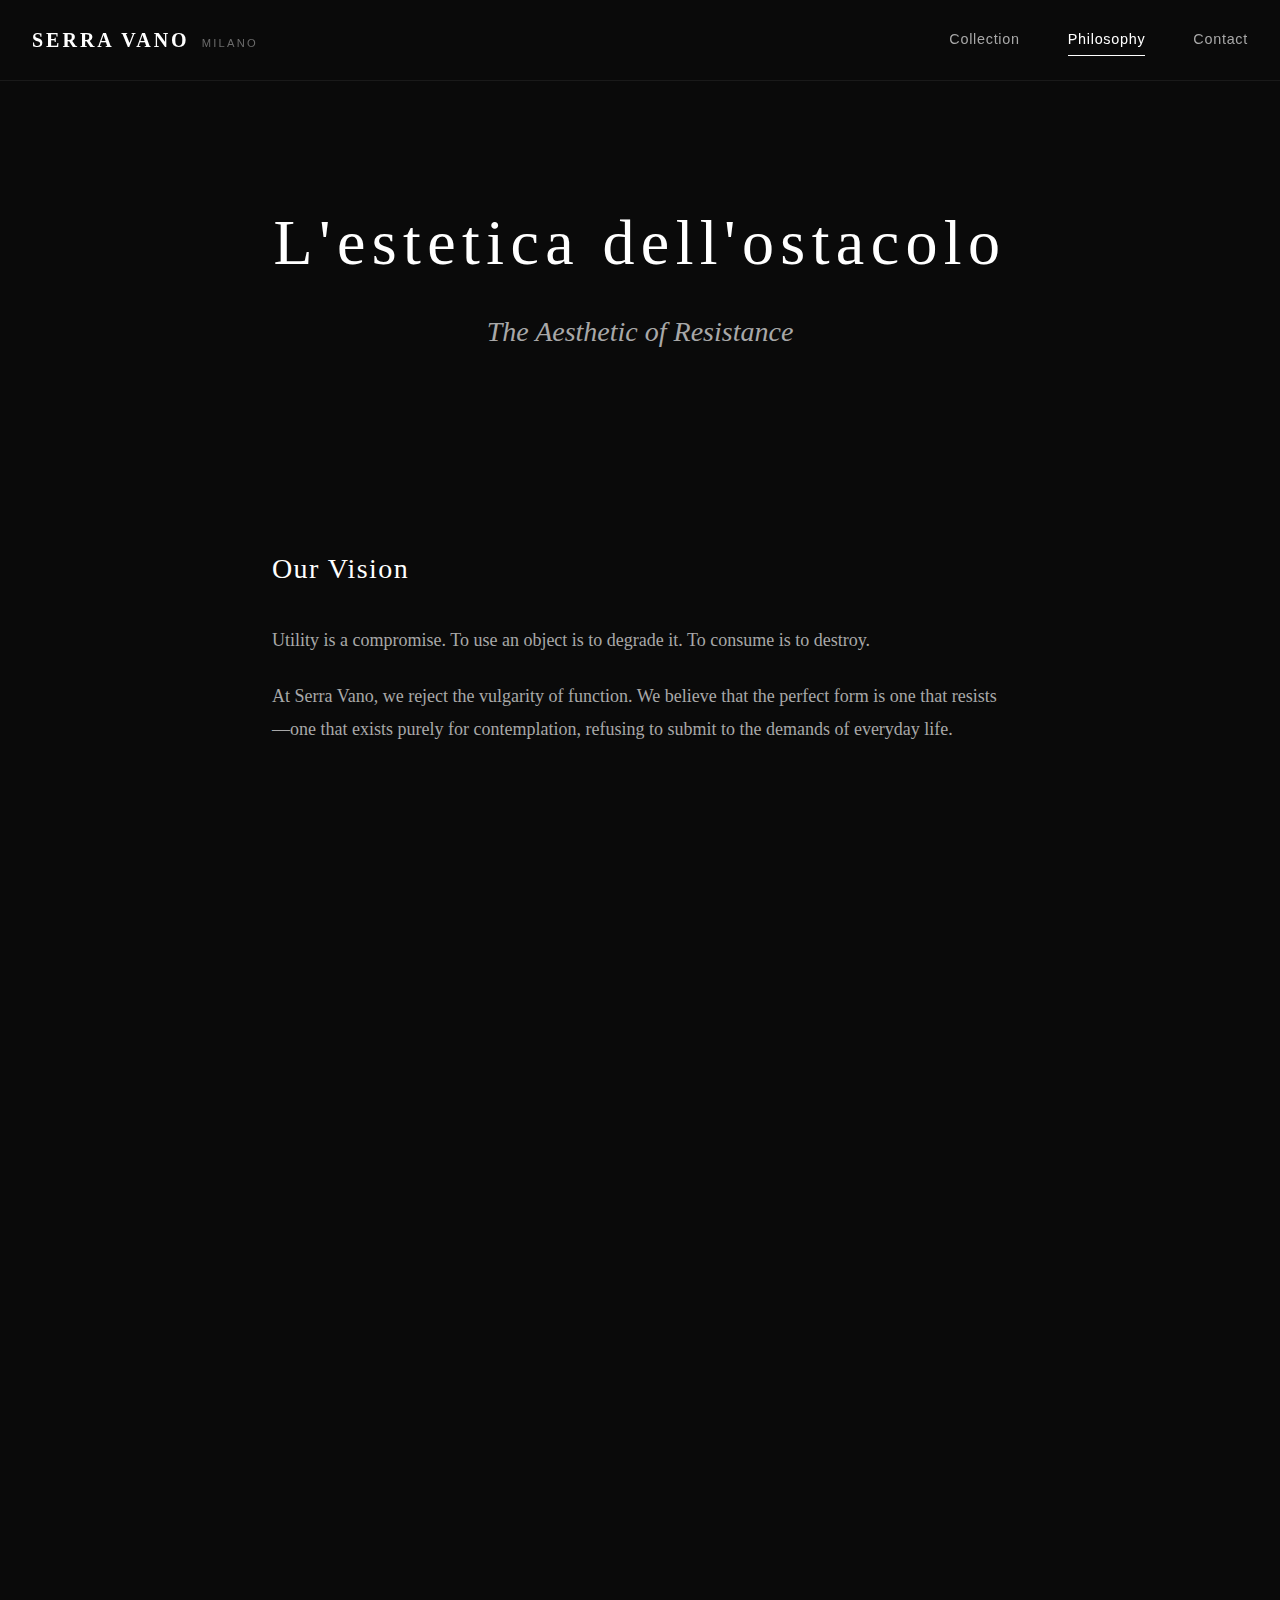
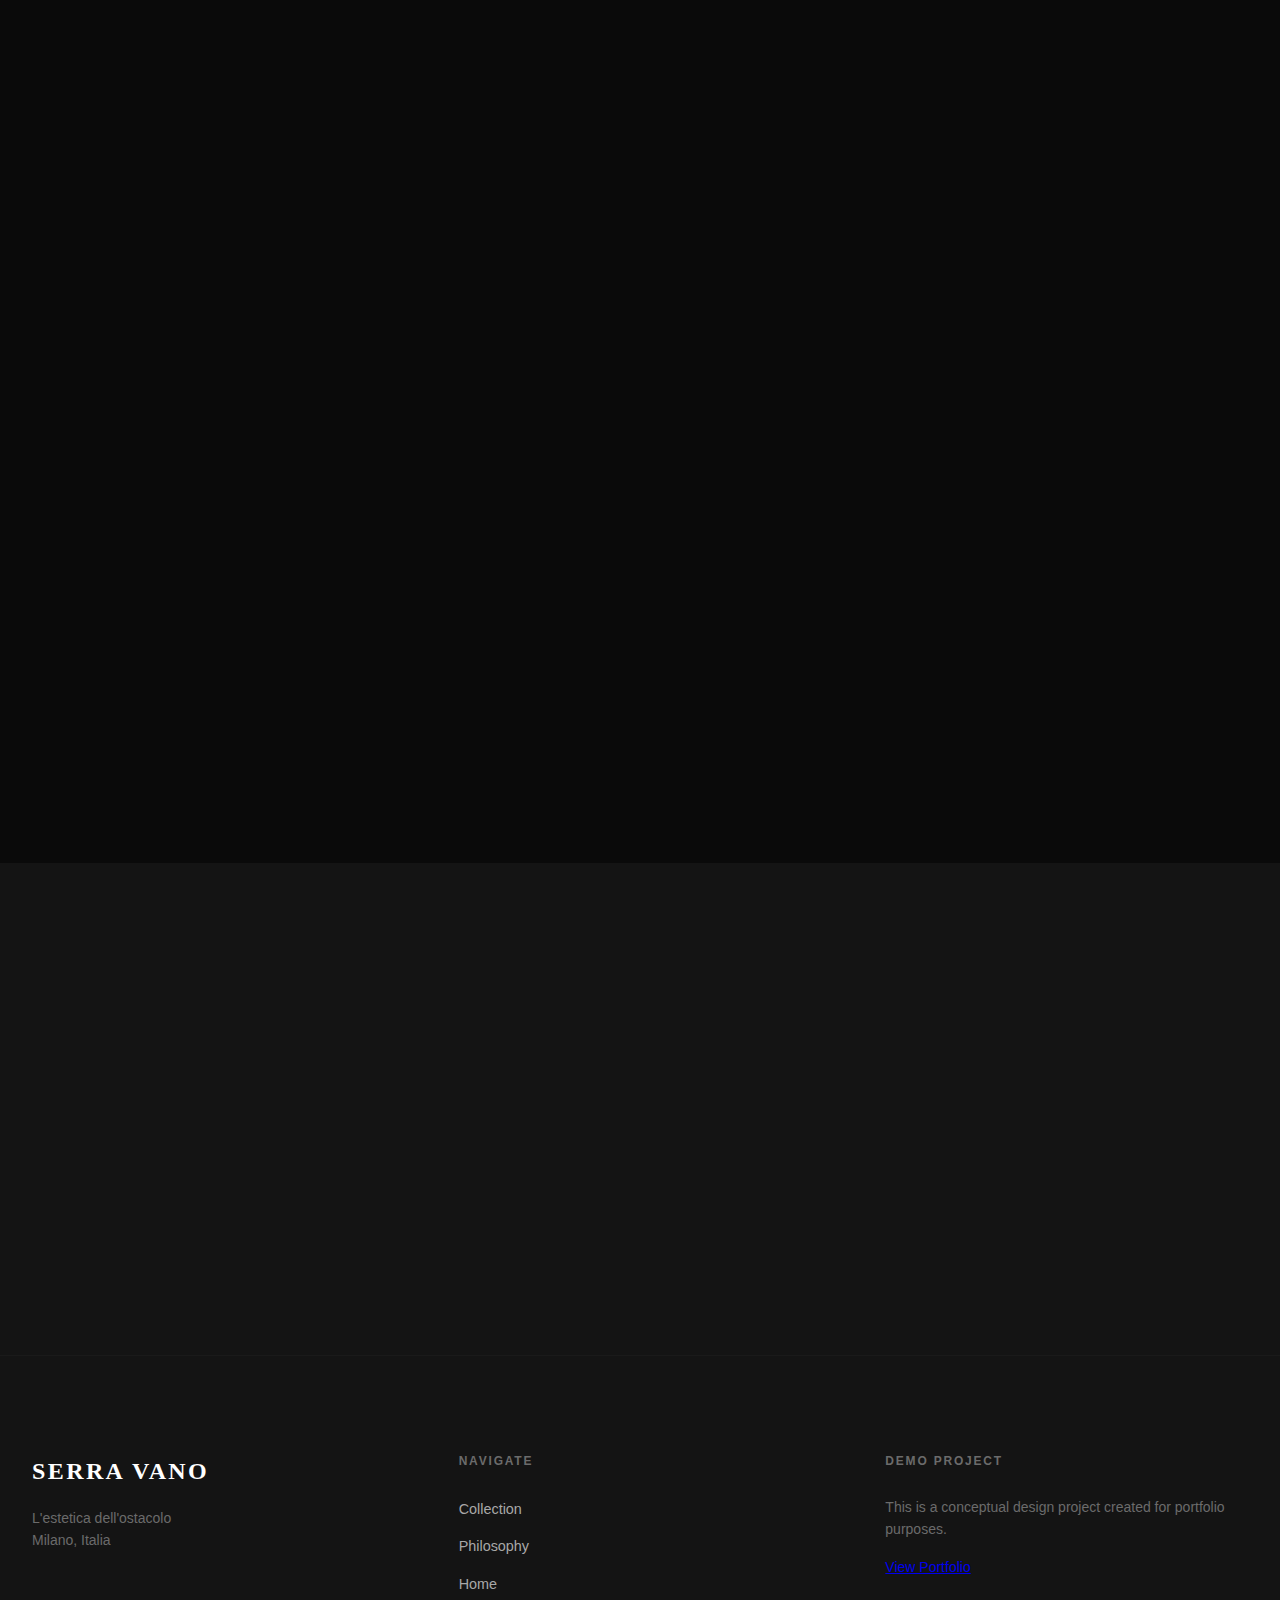
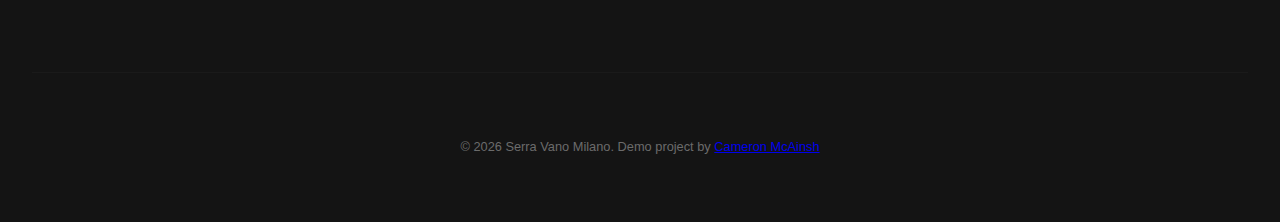
<file: pages/about.html>
<!DOCTYPE html>
<html lang="en">
<head>
    <meta charset="UTF-8">
    <meta name="viewport" content="width=device-width, initial-scale=1.0">
    <meta name="description" content="The philosophy of Serra Vano - rejecting utility for pure aesthetic form. L'estetica dell'ostacolo. Discover our manifesto and design principles.">
    <meta name="keywords" content="design philosophy, conceptual art, Serra Vano manifesto, aesthetic resistance, Milano design theory">
    <meta name="author" content="Serra Vano Milano">
    <meta name="robots" content="index, follow">
    <link rel="canonical" href="https://serravano.com/about.html">

    <!-- Open Graph / Facebook -->
    <meta property="og:type" content="website">
    <meta property="og:url" content="https://serravano.com/about.html">
    <meta property="og:title" content="Philosophy | Serra Vano Milano">
    <meta property="og:description" content="L'estetica dell'ostacolo - The philosophy of rejecting utility for pure aesthetic form.">
    <meta property="og:image" content="https://serravano.com/images/og-image.jpg">

    <!-- Twitter -->
    <meta name="twitter:card" content="summary_large_image">
    <meta name="twitter:url" content="https://serravano.com/about.html">
    <meta name="twitter:title" content="Philosophy | Serra Vano Milano">
    <meta name="twitter:description" content="L'estetica dell'ostacolo - The philosophy of rejecting utility for pure aesthetic form.">
    <meta name="twitter:image" content="https://serravano.com/images/og-image.jpg">

    <title>Philosophy | Serra Vano Milano - Our Design Manifesto</title>
    <link rel="stylesheet" href="../assets/css/styles.css">

    <!-- Structured Data -->
    <script type="application/ld+json">
    {
      "@context": "https://schema.org",
      "@type": "AboutPage",
      "name": "Serra Vano Philosophy",
      "description": "The philosophy of rejecting utility for pure aesthetic form",
      "url": "https://serravano.com/about.html",
      "mainEntity": {
        "@type": "Organization",
        "name": "Serra Vano Milano"
      }
    }
    </script>
</head>
<body>
    <!-- Navigation -->
    <nav class="nav" id="nav">
        <div class="nav-container">
            <a href="../index.html" class="nav-brand">
                <span class="brand-main">SERRA VANO</span>
                <span class="brand-sub">MILANO</span>
            </a>
            <div class="nav-menu" id="navMenu">
                <a href="products.html" class="nav-link">Collection</a>
                <a href="about.html" class="nav-link active">Philosophy</a>
                <a href="../index.html#contact" class="nav-link">Contact</a>
            </div>
            <button class="nav-toggle" id="navToggle" aria-label="Toggle menu">
                <span></span>
                <span></span>
            </button>
        </div>
    </nav>

    <!-- About Hero -->
    <section class="about-hero">
        <div class="container-narrow">
            <h1 class="page-title" data-aos="fade-up">L'estetica dell'ostacolo</h1>
            <p class="page-subtitle-large" data-aos="fade-up" data-aos-delay="100">The Aesthetic of Resistance</p>
        </div>
    </section>

    <!-- Philosophy Content -->
    <section class="about-content">
        <div class="container-narrow">
            <div class="about-section" data-aos="fade-up">
                <h2 class="about-heading">Our Vision</h2>
                <p>Utility is a compromise. To use an object is to degrade it. To consume is to destroy.</p>
                <p>At Serra Vano, we reject the vulgarity of function. We believe that the perfect form is one that resists—one that exists purely for contemplation, refusing to submit to the demands of everyday life.</p>
            </div>

            <div class="about-section" data-aos="fade-up">
                <h2 class="about-heading">The Method</h2>
                <p>Each piece begins with a familiar object—a fork, a toaster, a wine glass—and asks a simple question: What if it could not be used?</p>
                <p>Our Fused-Tine Fork challenges the violence of piercing. Our Sealed-Top Toaster preserves the sanctity of the bread. Our Sealed Rim Wine Glass protects the wine from consumption.</p>
                <p>By removing the capability to perform work, we elevate the tool into the realm of the absolute.</p>
            </div>

            <div class="about-section" data-aos="fade-up">
                <h2 class="about-heading">The Philosophy</h2>
                <p>We do not design for the kitchen. We design for the pause. The hesitation. The silence that follows when function fails.</p>
                <p>In that moment of resistance, when the object refuses to cooperate, something profound occurs: we see it for what it truly is—not a means to an end, but an end in itself.</p>
            </div>

            <div class="about-section" data-aos="fade-up">
                <h2 class="about-heading">Milano</h2>
                <p>Based in Milano, Serra Vano draws inspiration from the Italian tradition of elevating craftsmanship to art. Like the great design houses before us, we understand that beauty does not serve—it simply is.</p>
                <p>Each work is meticulously crafted from premium materials: stainless steel, solid wood, natural stone, and glass. The construction is impeccable. The finish is perfect. The function is absent.</p>
            </div>

            <blockquote class="about-quote" data-aos="fade-up">
                <p>"Perfection must remain intact."</p>
                <cite>— Serra Vano</cite>
            </blockquote>
        </div>
    </section>

    <!-- Call to Action -->
    <section class="cta-section">
        <div class="container-narrow">
            <div class="cta-content" data-aos="fade-up">
                <h2 class="cta-title">Explore the Collection</h2>
                <p class="cta-text">Discover objects that resist utility and embrace pure form.</p>
                <a href="products.html" class="btn-primary">View All Works</a>
            </div>
        </div>
    </section>

    <!-- Footer -->
    <footer class="footer">
        <div class="container">
            <div class="footer-grid">
                <div class="footer-col">
                    <h3 class="footer-title">SERRA VANO</h3>
                    <p class="footer-text">L'estetica dell'ostacolo<br>Milano, Italia</p>
                </div>
                <div class="footer-col">
                    <h4 class="footer-heading">Navigate</h4>
                    <ul class="footer-links">
                        <li><a href="products.html">Collection</a></li>
                        <li><a href="about.html">Philosophy</a></li>
                        <li><a href="../index.html">Home</a></li>
                    </ul>
                </div>
                <div class="footer-col">
                    <h4 class="footer-heading">Demo Project</h4>
                    <p class="footer-text">This is a conceptual design project created for portfolio purposes.</p>
                    <p class="footer-text" style="margin-top: 1rem;">
                        <a href="https://cameronmcainsh.com" target="_blank" rel="noopener noreferrer" style="text-decoration: underline;">View Portfolio</a>
                    </p>
                </div>
            </div>
            <div class="footer-bottom">
                <p>&copy; 2026 Serra Vano Milano. Demo project by <a href="https://cameronmcainsh.com" target="_blank" rel="noopener noreferrer">Cameron McAinsh</a></p>
            </div>
        </div>
    </footer>

    <script src="../assets/js/app.js"></script>
</body>
</html>
</file>
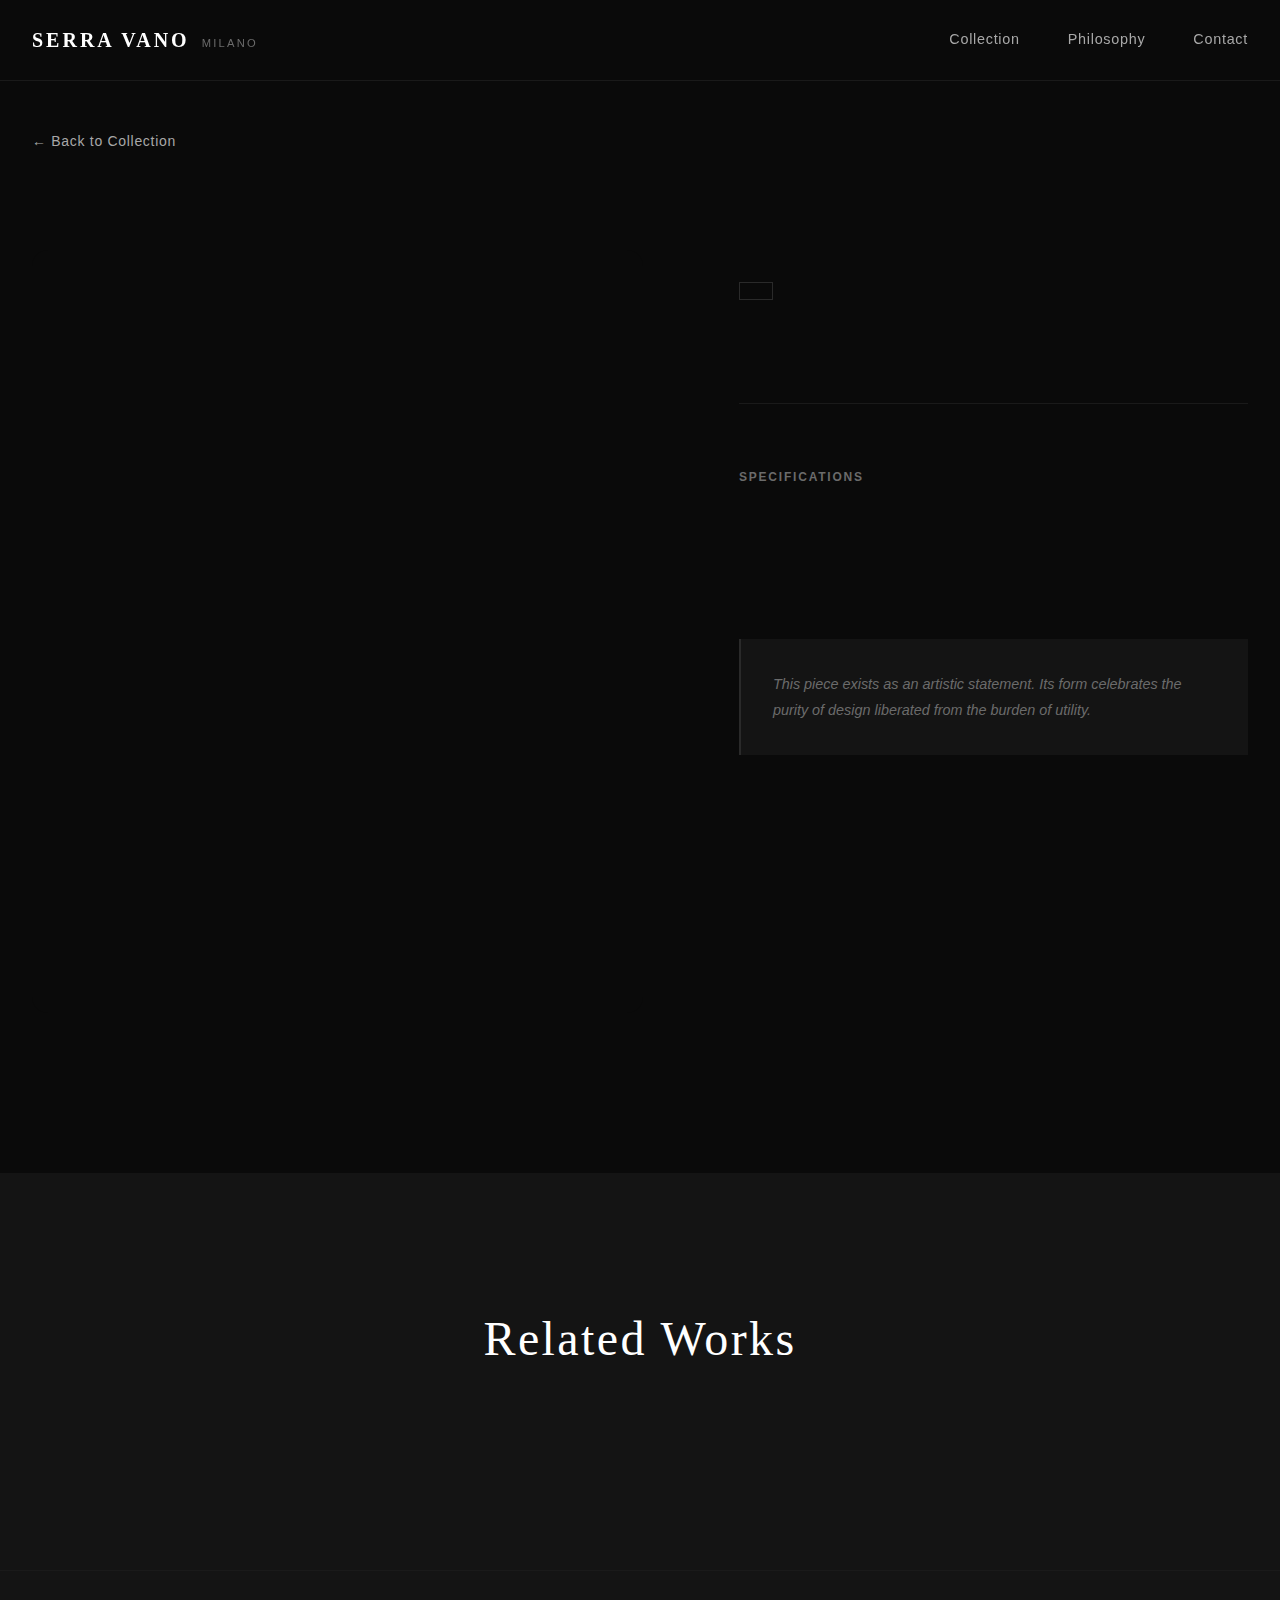
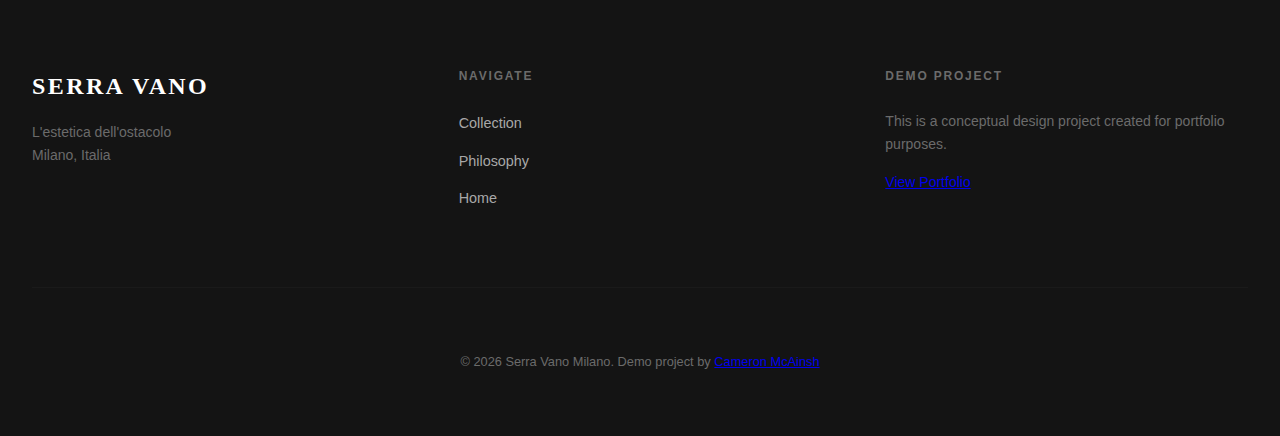
<file: pages/product-detail.html>
<!DOCTYPE html>
<html lang="en">
<head>
    <meta charset="UTF-8">
    <meta name="viewport" content="width=device-width, initial-scale=1.0">
    <meta name="description" content="Luxury conceptual kitchenware from Serra Vano Milano. Discover pieces that challenge utility and celebrate pure form." id="meta-description">
    <meta name="keywords" content="Serra Vano, luxury kitchenware, conceptual design, Milano" id="meta-keywords">
    <meta name="author" content="Serra Vano Milano">
    <meta name="robots" content="index, follow">
    <link rel="canonical" href="https://serravano.com/product-detail.html" id="canonical-link">

    <!-- Open Graph / Facebook -->
    <meta property="og:type" content="product">
    <meta property="og:url" content="https://serravano.com/product-detail.html" id="og-url">
    <meta property="og:title" content="Product | Serra Vano Milano" id="og-title">
    <meta property="og:description" content="Luxury conceptual kitchenware from Serra Vano Milano" id="og-description">
    <meta property="og:image" content="https://serravano.com/images/product-image.webp" id="og-image">

    <!-- Twitter -->
    <meta name="twitter:card" content="summary_large_image">
    <meta name="twitter:url" content="https://serravano.com/product-detail.html" id="twitter-url">
    <meta name="twitter:title" content="Product | Serra Vano Milano" id="twitter-title">
    <meta name="twitter:description" content="Luxury conceptual kitchenware from Serra Vano Milano" id="twitter-description">
    <meta name="twitter:image" content="https://serravano.com/images/product-image.webp" id="twitter-image">

    <title id="page-title">Product | Serra Vano Milano</title>
    <link rel="stylesheet" href="../assets/css/styles.css">
</head>
<body>
    <!-- Navigation -->
    <nav class="nav" id="nav">
        <div class="nav-container">
            <a href="../index.html" class="nav-brand">
                <span class="brand-main">SERRA VANO</span>
                <span class="brand-sub">MILANO</span>
            </a>
            <div class="nav-menu" id="navMenu">
                <a href="products.html" class="nav-link">Collection</a>
                <a href="about.html" class="nav-link">Philosophy</a>
                <a href="../index.html#contact" class="nav-link">Contact</a>
            </div>
            <button class="nav-toggle" id="navToggle" aria-label="Toggle menu">
                <span></span>
                <span></span>
            </button>
        </div>
    </nav>

    <!-- Breadcrumb -->
    <div class="breadcrumb">
        <div class="container">
            <a href="products.html" class="breadcrumb-link">← Back to Collection</a>
        </div>
    </div>

    <!-- Product Detail -->
    <section class="product-detail" id="productDetail">
        <div class="container-wide">
            <div class="product-layout">
                <!-- Media Gallery -->
                <div class="product-media">
                    <div class="media-main" id="mediaMain">
                        <!-- Populated by JavaScript -->
                    </div>
                    <div class="media-thumbnails" id="mediaThumbnails">
                        <!-- Populated by JavaScript -->
                    </div>
                </div>

                <!-- Product Info -->
                <div class="product-info-detail">
                    <span class="product-tag" id="productTag"></span>
                    <h1 class="product-title-detail" id="productTitle"></h1>
                    <p class="product-price-detail" id="productPrice"></p>

                    <div class="product-description-detail" id="productDescription"></div>

                    <div class="product-specs">
                        <h3 class="specs-heading">Specifications</h3>
                        <ul class="specs-list" id="productFeatures"></ul>
                    </div>

                    <div class="product-note">
                        <p><em>This piece exists as an artistic statement. Its form celebrates the purity of design liberated from the burden of utility.</em></p>
                    </div>
                </div>
            </div>
        </div>
    </section>

    <!-- Related Products -->
    <section class="related-section">
        <div class="container">
            <h2 class="section-title">Related Works</h2>
            <div class="related-grid" id="relatedGrid">
                <!-- Populated by JavaScript -->
            </div>
        </div>
    </section>

    <!-- Footer -->
    <footer class="footer">
        <div class="container">
            <div class="footer-grid">
                <div class="footer-col">
                    <h3 class="footer-title">SERRA VANO</h3>
                    <p class="footer-text">L'estetica dell'ostacolo<br>Milano, Italia</p>
                </div>
                <div class="footer-col">
                    <h4 class="footer-heading">Navigate</h4>
                    <ul class="footer-links">
                        <li><a href="products.html">Collection</a></li>
                        <li><a href="about.html">Philosophy</a></li>
                        <li><a href="../index.html">Home</a></li>
                    </ul>
                </div>
                <div class="footer-col">
                    <h4 class="footer-heading">Demo Project</h4>
                    <p class="footer-text">This is a conceptual design project created for portfolio purposes.</p>
                    <p class="footer-text" style="margin-top: 1rem;">
                        <a href="https://cameronmcainsh.com" target="_blank" rel="noopener noreferrer" style="text-decoration: underline;">View Portfolio</a>
                    </p>
                </div>
            </div>
            <div class="footer-bottom">
                <p>&copy; 2026 Serra Vano Milano. Demo project by <a href="https://cameronmcainsh.com" target="_blank" rel="noopener noreferrer">Cameron McAinsh</a></p>
            </div>
        </div>
    </footer>

    <script src="../assets/js/app.js"></script>
</body>
</html>
</file>
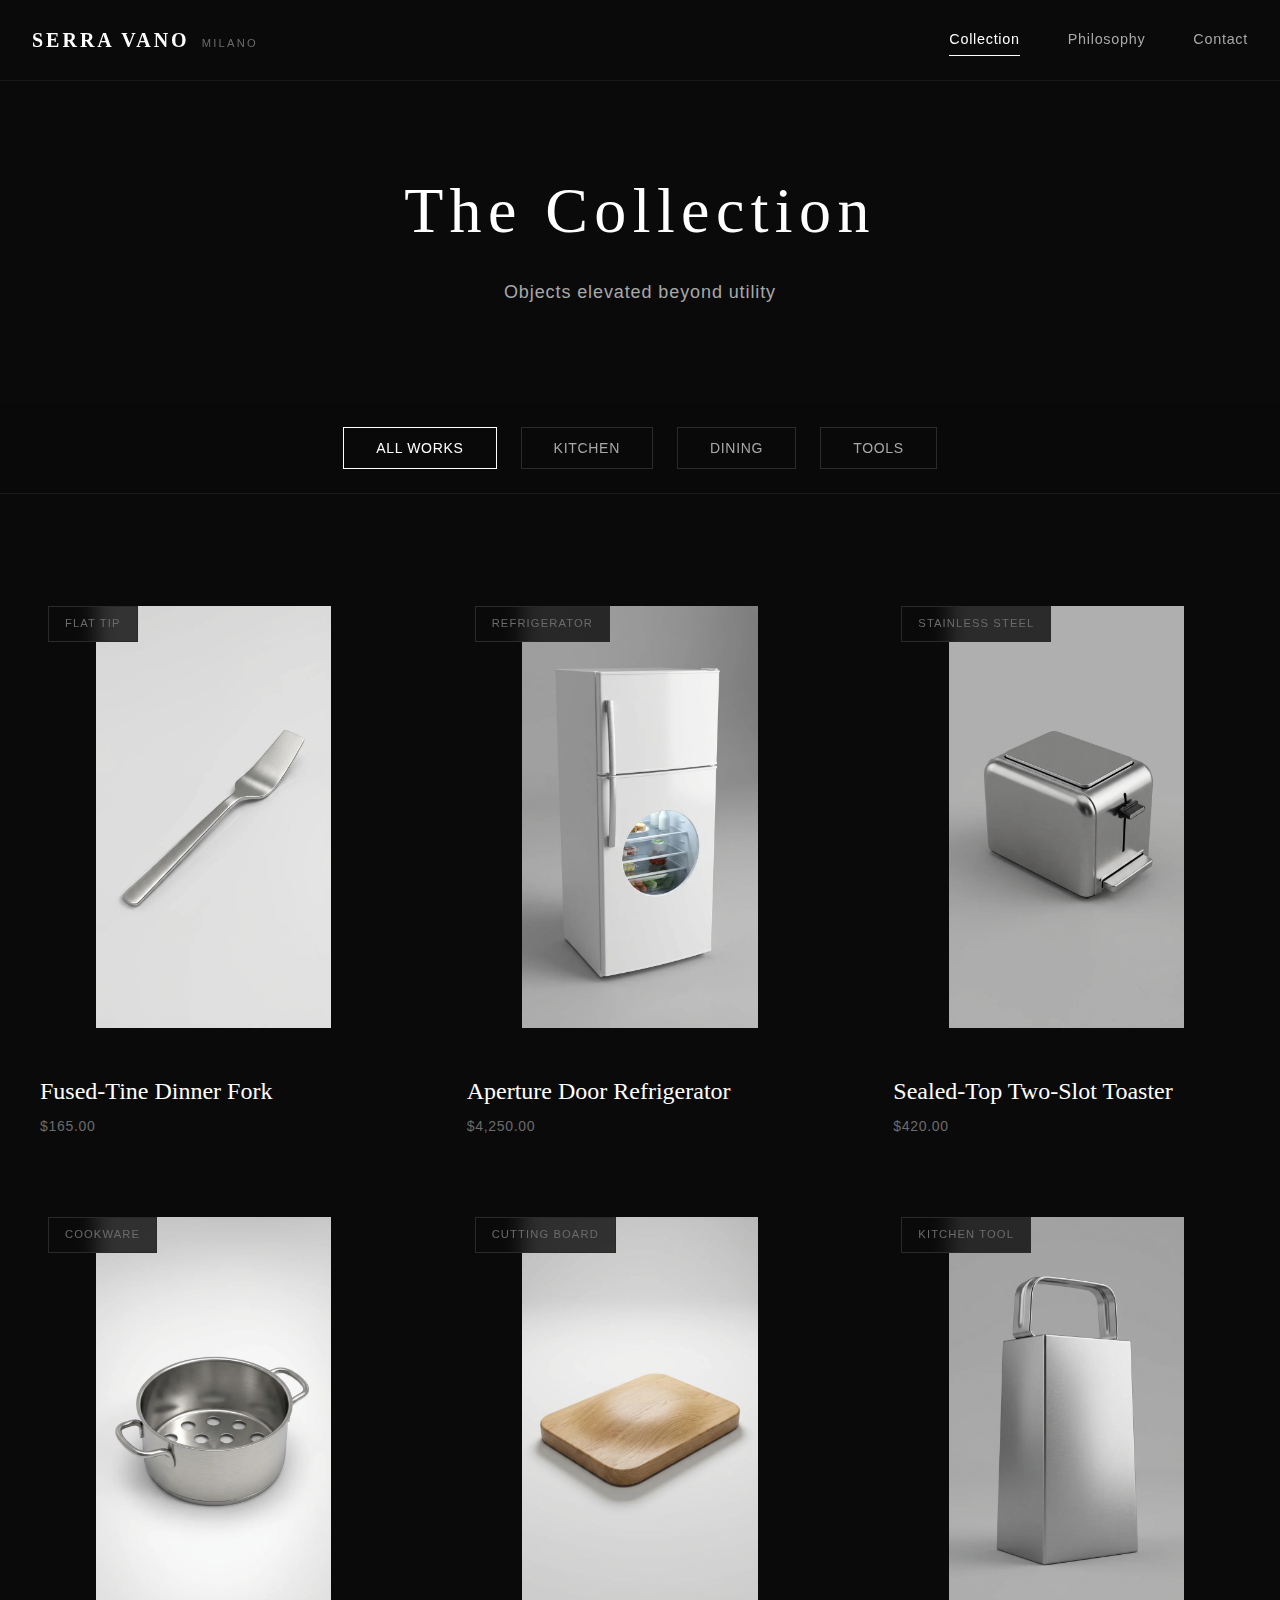
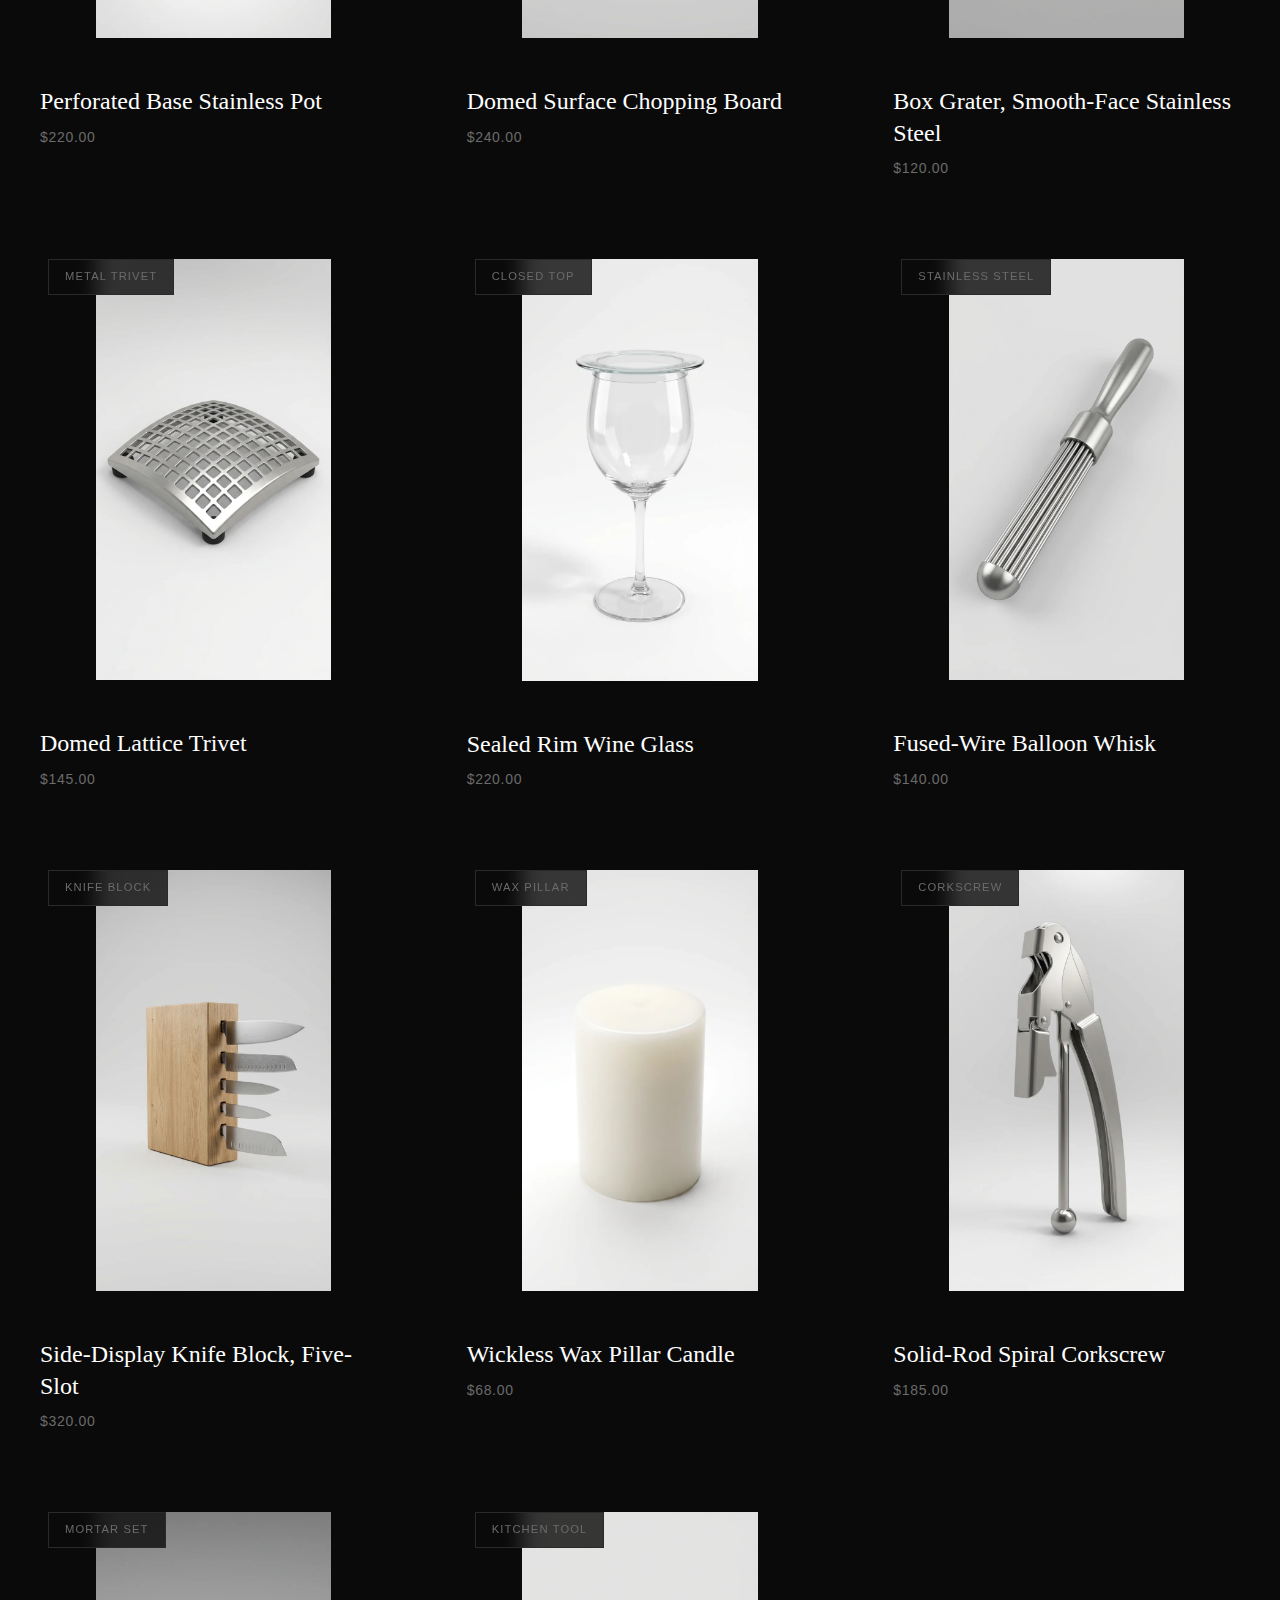
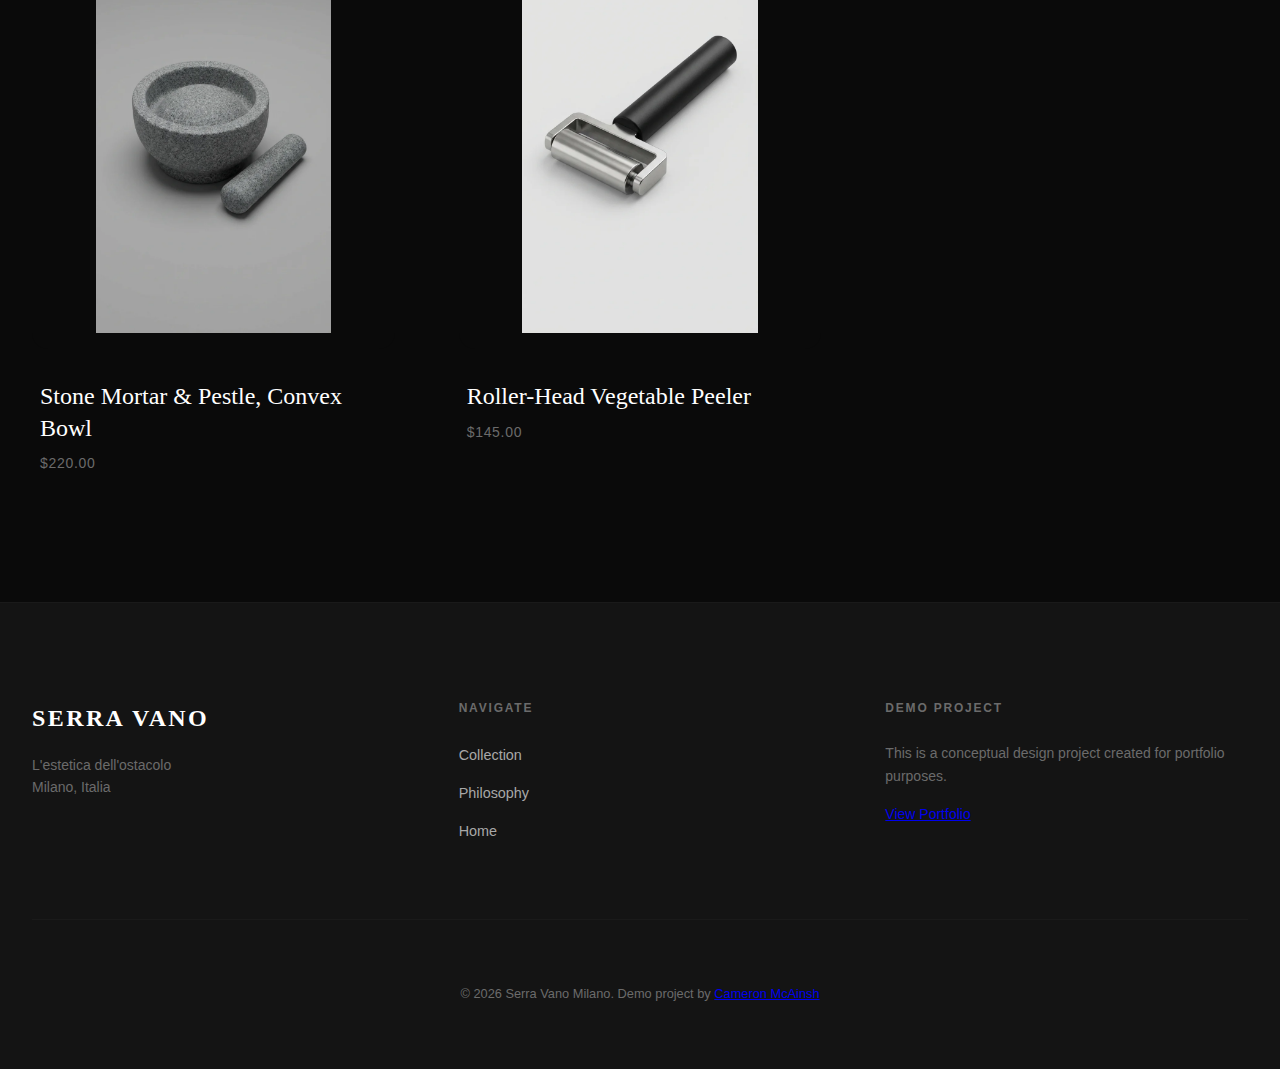
<file: pages/products.html>
<!DOCTYPE html>
<html lang="en">
<head>
    <meta charset="UTF-8">
    <meta name="viewport" content="width=device-width, initial-scale=1.0">
    <meta name="description" content="Explore the complete Serra Vano collection. Conceptual kitchenware pieces that challenge function and celebrate form. Shop luxury design from Milano.">
    <meta name="keywords" content="luxury kitchenware collection, conceptual kitchen tools, Serra Vano products, designer cookware, Milano design collection">
    <meta name="author" content="Serra Vano Milano">
    <meta name="robots" content="index, follow">
    <link rel="canonical" href="https://serravano.com/products.html">

    <!-- Open Graph / Facebook -->
    <meta property="og:type" content="website">
    <meta property="og:url" content="https://serravano.com/products.html">
    <meta property="og:title" content="Collection | Serra Vano Milano">
    <meta property="og:description" content="Explore the complete collection of luxury conceptual kitchenware. Each piece is an artistic statement.">
    <meta property="og:image" content="https://serravano.com/images/og-image.jpg">

    <!-- Twitter -->
    <meta name="twitter:card" content="summary_large_image">
    <meta name="twitter:url" content="https://serravano.com/products.html">
    <meta name="twitter:title" content="Collection | Serra Vano Milano">
    <meta name="twitter:description" content="Explore the complete collection of luxury conceptual kitchenware. Each piece is an artistic statement.">
    <meta name="twitter:image" content="https://serravano.com/images/og-image.jpg">

    <title>Collection | Serra Vano Milano - Luxury Kitchenware</title>
    <link rel="stylesheet" href="../assets/css/styles.css">

    <!-- Structured Data -->
    <script type="application/ld+json">
    {
      "@context": "https://schema.org",
      "@type": "CollectionPage",
      "name": "Serra Vano Collection",
      "description": "Conceptual kitchenware pieces that challenge function and celebrate form",
      "url": "https://serravano.com/products.html",
      "provider": {
        "@type": "Organization",
        "name": "Serra Vano Milano"
      }
    }
    </script>
</head>
<body>
    <!-- Navigation -->
    <nav class="nav" id="nav">
        <div class="nav-container">
            <a href="../index.html" class="nav-brand">
                <span class="brand-main">SERRA VANO</span>
                <span class="brand-sub">MILANO</span>
            </a>
            <div class="nav-menu" id="navMenu">
                <a href="products.html" class="nav-link active">Collection</a>
                <a href="about.html" class="nav-link">Philosophy</a>
                <a href="../index.html#contact" class="nav-link">Contact</a>
            </div>
            <button class="nav-toggle" id="navToggle" aria-label="Toggle menu">
                <span></span>
                <span></span>
            </button>
        </div>
    </nav>

    <!-- Page Header -->
    <section class="page-header">
        <div class="container">
            <h1 class="page-title" data-aos="fade-up">The Collection</h1>
            <p class="page-subtitle" data-aos="fade-up" data-aos-delay="100">Objects elevated beyond utility</p>
        </div>
    </section>

    <!-- Filter Bar -->
    <div class="filter-bar">
        <div class="container">
            <button class="filter-btn active" data-filter="all">All Works</button>
            <button class="filter-btn" data-filter="kitchen">Kitchen</button>
            <button class="filter-btn" data-filter="dining">Dining</button>
            <button class="filter-btn" data-filter="tools">Tools</button>
        </div>
    </div>

    <!-- Products Grid -->
    <section class="products-section">
        <div class="container">
            <div class="products-grid" id="productsGrid">
                <!-- Populated by JavaScript -->
            </div>
        </div>
    </section>

    <!-- Footer -->
    <footer class="footer">
        <div class="container">
            <div class="footer-grid">
                <div class="footer-col">
                    <h3 class="footer-title">SERRA VANO</h3>
                    <p class="footer-text">L'estetica dell'ostacolo<br>Milano, Italia</p>
                </div>
                <div class="footer-col">
                    <h4 class="footer-heading">Navigate</h4>
                    <ul class="footer-links">
                        <li><a href="products.html">Collection</a></li>
                        <li><a href="about.html">Philosophy</a></li>
                        <li><a href="../index.html">Home</a></li>
                    </ul>
                </div>
                <div class="footer-col">
                    <h4 class="footer-heading">Demo Project</h4>
                    <p class="footer-text">This is a conceptual design project created for portfolio purposes.</p>
                    <p class="footer-text" style="margin-top: 1rem;">
                        <a href="https://cameronmcainsh.com" target="_blank" rel="noopener noreferrer" style="text-decoration: underline;">View Portfolio</a>
                    </p>
                </div>
            </div>
            <div class="footer-bottom">
                <p>&copy; 2026 Serra Vano Milano. Demo project by <a href="https://cameronmcainsh.com" target="_blank" rel="noopener noreferrer">Cameron McAinsh</a></p>
            </div>
        </div>
    </footer>

    <script src="../assets/js/app.js"></script>
</body>
</html>
</file>
<file: assets/css/styles.css>
/* ============================================
   SERRA VANO MILANO - MODERN DESIGN SYSTEM
   ============================================ */

/* CSS Reset & Base */
*, *::before, *::after {
    box-sizing: border-box;
    margin: 0;
    padding: 0;
}

:root {
    /* Colors */
    --color-bg: #0a0a0a;
    --color-bg-elevated: #141414;
    --color-bg-subtle: #1a1a1a;
    --color-text-primary: #ffffff;
    --color-text-secondary: #a8a8a8;
    --color-text-tertiary: #6b6b6b;
    --color-border: #2a2a2a;
    --color-border-subtle: #1a1a1a;
    --color-accent: #ffffff;

    /* Typography */
    --font-sans: 'Inter', -apple-system, BlinkMacSystemFont, 'Segoe UI', sans-serif;
    --font-serif: 'Playfair Display', Georgia, serif;

    /* Spacing */
    --space-xs: 0.5rem;
    --space-sm: 1rem;
    --space-md: 2rem;
    --space-lg: 4rem;
    --space-xl: 6rem;
    --space-2xl: 8rem;

    /* Layout */
    --container-max: 1400px;
    --container-narrow: 800px;
    --container-wide: 1600px;

    /* Transitions */
    --transition-fast: 150ms cubic-bezier(0.4, 0, 0.2, 1);
    --transition-base: 300ms cubic-bezier(0.4, 0, 0.2, 1);
    --transition-slow: 500ms cubic-bezier(0.4, 0, 0.2, 1);
}

@import url('https://fonts.googleapis.com/css2?family=Inter:wght@300;400;500;600&family=Playfair+Display:ital,wght@0,400;0,600;0,700;1,400&display=swap');

html {
    scroll-behavior: smooth;
    -webkit-font-smoothing: antialiased;
    -moz-osx-font-smoothing: grayscale;
}

body {
    font-family: var(--font-sans);
    background-color: var(--color-bg);
    color: var(--color-text-primary);
    line-height: 1.6;
    font-size: 16px;
    overflow-x: hidden;
}

/* ============================================
   NAVIGATION
   ============================================ */

.nav {
    position: fixed;
    top: 0;
    left: 0;
    right: 0;
    z-index: 1000;
    background: rgba(10, 10, 10, 0.8);
    backdrop-filter: blur(20px);
    -webkit-backdrop-filter: blur(20px);
    border-bottom: 1px solid var(--color-border-subtle);
    transition: all var(--transition-base);
}

.nav-container {
    max-width: var(--container-max);
    margin: 0 auto;
    padding: 1.5rem 2rem;
    display: flex;
    justify-content: space-between;
    align-items: center;
}

.nav-brand {
    text-decoration: none;
    display: flex;
    align-items: baseline;
    gap: 0.75rem;
}

.brand-main {
    font-family: var(--font-serif);
    font-size: 1.25rem;
    font-weight: 600;
    letter-spacing: 0.15em;
    color: var(--color-text-primary);
}

.brand-sub {
    font-family: var(--font-sans);
    font-size: 0.7rem;
    letter-spacing: 0.2em;
    color: var(--color-text-tertiary);
    text-transform: uppercase;
}

.nav-menu {
    display: flex;
    gap: 3rem;
    align-items: center;
}

.nav-link {
    font-size: 0.9rem;
    letter-spacing: 0.05em;
    color: var(--color-text-secondary);
    text-decoration: none;
    position: relative;
    transition: color var(--transition-fast);
}

.nav-link:hover,
.nav-link.active {
    color: var(--color-text-primary);
}

.nav-link::after {
    content: '';
    position: absolute;
    bottom: -4px;
    left: 0;
    width: 0;
    height: 1px;
    background: var(--color-accent);
    transition: width var(--transition-base);
}

.nav-link:hover::after,
.nav-link.active::after {
    width: 100%;
}

.nav-toggle {
    display: none;
    flex-direction: column;
    gap: 6px;
    background: none;
    border: none;
    cursor: pointer;
    padding: 8px;
}

.nav-toggle span {
    width: 24px;
    height: 2px;
    background: var(--color-text-primary);
    transition: all var(--transition-fast);
}

/* ============================================
   HERO SECTION
   ============================================ */

.hero {
    height: 100vh;
    display: flex;
    align-items: center;
    justify-content: center;
    position: relative;
    padding: 0 2rem;
    text-align: center;
}

.hero-content {
    max-width: 900px;
    animation: fadeInUp 1s ease-out;
}

@keyframes fadeInUp {
    from {
        opacity: 0;
        transform: translateY(30px);
    }
    to {
        opacity: 1;
        transform: translateY(0);
    }
}

.hero-title {
    font-family: var(--font-serif);
    font-size: clamp(3rem, 8vw, 6rem);
    font-weight: 400;
    letter-spacing: 0.2em;
    line-height: 1;
    margin-bottom: 1rem;
    background: linear-gradient(180deg, #ffffff 0%, #888888 100%);
    -webkit-background-clip: text;
    -webkit-text-fill-color: transparent;
    background-clip: text;
}

.hero-subtitle {
    font-size: clamp(0.75rem, 1.5vw, 1rem);
    letter-spacing: 0.3em;
    color: var(--color-text-tertiary);
    margin-bottom: 2rem;
}

.hero-tagline {
    font-family: var(--font-serif);
    font-style: italic;
    font-size: clamp(1.25rem, 2.5vw, 1.75rem);
    color: var(--color-text-secondary);
    margin-bottom: 2rem;
}

.hero-description {
    font-size: 1rem;
    line-height: 1.8;
    color: var(--color-text-tertiary);
    margin-bottom: 3rem;
    max-width: 650px;
    margin-left: auto;
    margin-right: auto;
}

.hero-cta {
    margin-top: 3rem;
    display: flex;
    gap: 1.5rem;
    justify-content: center;
    flex-wrap: wrap;
}

.btn-primary {
    display: inline-block;
    padding: 1rem 3rem;
    background: transparent;
    color: var(--color-text-primary);
    text-decoration: none;
    font-size: 0.875rem;
    letter-spacing: 0.1em;
    text-transform: uppercase;
    border: 1px solid var(--color-border);
    transition: all var(--transition-base);
    position: relative;
    overflow: hidden;
}

.btn-primary::before {
    content: '';
    position: absolute;
    top: 0;
    left: -100%;
    width: 100%;
    height: 100%;
    background: var(--color-accent);
    transition: left var(--transition-base);
    z-index: -1;
}

.btn-primary:hover {
    color: var(--color-bg);
    border-color: var(--color-accent);
}

.btn-primary:hover::before {
    left: 0;
}

.btn-secondary {
    display: inline-block;
    padding: 1rem 3rem;
    background: transparent;
    color: var(--color-text-secondary);
    text-decoration: none;
    font-size: 0.875rem;
    letter-spacing: 0.1em;
    text-transform: uppercase;
    border: 1px solid var(--color-border-subtle);
    transition: all var(--transition-base);
}

.btn-secondary:hover {
    color: var(--color-text-primary);
    border-color: var(--color-border);
}

.scroll-hint {
    position: absolute;
    bottom: 3rem;
    left: 50%;
    transform: translateX(-50%);
    display: flex;
    flex-direction: column;
    align-items: center;
    gap: 1rem;
    opacity: 0.4;
    animation: float 3s ease-in-out infinite;
}

@keyframes float {
    0%, 100% {
        transform: translateX(-50%) translateY(0);
    }
    50% {
        transform: translateX(-50%) translateY(-10px);
    }
}

.scroll-hint span {
    font-size: 0.7rem;
    letter-spacing: 0.2em;
    text-transform: uppercase;
}

.scroll-line {
    width: 1px;
    height: 60px;
    background: linear-gradient(to bottom, var(--color-text-primary), transparent);
}

/* ============================================
   CONTAINERS
   ============================================ */

.container {
    max-width: var(--container-max);
    margin: 0 auto;
    padding: 0 2rem;
}

.container-narrow {
    max-width: var(--container-narrow);
    margin: 0 auto;
    padding: 0 2rem;
}

.container-wide {
    max-width: var(--container-wide);
    margin: 0 auto;
    padding: 0 2rem;
}

/* ============================================
   SECTIONS
   ============================================ */

.manifesto-section {
    padding: var(--space-2xl) 0;
    background: var(--color-bg-elevated);
}

.manifesto-content {
    max-width: 700px;
    margin: 0 auto;
}

.section-title {
    font-family: var(--font-serif);
    font-size: clamp(2rem, 4vw, 3rem);
    font-weight: 400;
    margin-bottom: var(--space-lg);
    text-align: center;
    letter-spacing: 0.05em;
}

.manifesto-text {
    font-family: var(--font-serif);
    font-size: 1.125rem;
    line-height: 1.8;
    color: var(--color-text-secondary);
}

.manifesto-text p {
    margin-bottom: 1.5rem;
}

.manifesto-text .lead {
    font-style: italic;
    font-size: 1.25rem;
    color: var(--color-text-primary);
}

.manifesto-text .signature {
    font-style: italic;
    color: var(--color-text-primary);
    text-align: center;
    margin-top: var(--space-lg);
    padding-top: var(--space-md);
    border-top: 1px solid var(--color-border-subtle);
}

/* ============================================
   FEATURED SECTION
   ============================================ */

.featured-section {
    padding: var(--space-2xl) 0;
}

.section-header {
    display: flex;
    justify-content: space-between;
    align-items: center;
    margin-bottom: var(--space-lg);
}

.link-arrow {
    font-size: 0.875rem;
    letter-spacing: 0.05em;
    color: var(--color-text-secondary);
    text-decoration: none;
    display: flex;
    align-items: center;
    gap: 0.5rem;
    transition: all var(--transition-fast);
}

.link-arrow:hover {
    color: var(--color-text-primary);
}

.link-arrow span {
    transition: transform var(--transition-fast);
}

.link-arrow:hover span {
    transform: translateX(4px);
}

.featured-grid {
    display: grid;
    grid-template-columns: repeat(auto-fill, minmax(320px, 1fr));
    gap: var(--space-lg);
}

/* ============================================
   PRODUCT CARDS
   ============================================ */

.product-card {
    position: relative;
    text-decoration: none;
    color: inherit;
    display: block;
    transition: transform var(--transition-base);
}

.product-card:hover {
    transform: translateY(-8px);
}

.product-card-image {
    position: relative;
    width: 100%;
    aspect-ratio: 4 / 5;
    background: var(--color-bg);
    overflow: hidden;
    margin-bottom: var(--space-md);
    border-radius: 16px;
    padding: 1rem;
}

.product-card-image img,
.product-card-image video {
    width: 100%;
    height: 100%;
    object-fit: contain;
    object-position: center;
    transition: transform var(--transition-slow);
    display: block;
}

.product-card:hover .product-card-image img,
.product-card:hover .product-card-image video {
    transform: scale(1.05);
}

.product-card-tag {
    position: absolute;
    top: 1rem;
    left: 1rem;
    font-size: 0.7rem;
    letter-spacing: 0.1em;
    padding: 0.5rem 1rem;
    background: rgba(10, 10, 10, 0.8);
    backdrop-filter: blur(10px);
    border: 1px solid var(--color-border);
    color: var(--color-text-tertiary);
}

.product-card-content {
    padding: 0 0.5rem;
}

.product-card-title {
    font-family: var(--font-serif);
    font-size: 1.5rem;
    font-weight: 400;
    margin-bottom: 0.5rem;
    line-height: 1.3;
}

.product-card-price {
    font-size: 0.875rem;
    color: var(--color-text-tertiary);
    letter-spacing: 0.05em;
}

/* ============================================
   STATEMENT SECTION
   ============================================ */

.statement-section {
    padding: var(--space-2xl) 0;
    background: var(--color-bg);
}

.statement {
    text-align: center;
    font-family: var(--font-serif);
    font-size: clamp(1.5rem, 3vw, 2.5rem);
    font-style: italic;
    font-weight: 400;
    line-height: 1.5;
    color: var(--color-text-primary);
}

.statement cite {
    display: block;
    margin-top: var(--space-md);
    font-size: 1rem;
    font-style: normal;
    color: var(--color-text-tertiary);
    letter-spacing: 0.1em;
}

/* ============================================
   WHY SERRA VANO SECTION
   ============================================ */

.why-section {
    padding: var(--space-2xl) 0;
    background: var(--color-bg);
}

.why-grid {
    display: grid;
    grid-template-columns: repeat(auto-fit, minmax(280px, 1fr));
    gap: var(--space-lg);
    margin-top: var(--space-lg);
}

.why-item {
    text-align: center;
    padding: var(--space-lg);
}

.why-icon {
    font-family: var(--font-serif);
    font-size: 3rem;
    font-weight: 400;
    color: var(--color-text-tertiary);
    margin-bottom: var(--space-md);
    opacity: 0.5;
}

.why-title {
    font-family: var(--font-serif);
    font-size: 1.5rem;
    font-weight: 400;
    margin-bottom: 1rem;
    color: var(--color-text-primary);
}

.why-text {
    font-size: 0.95rem;
    line-height: 1.8;
    color: var(--color-text-secondary);
}

/* ============================================
   DESIGN PRINCIPLES SECTION
   ============================================ */

.principles-section {
    padding: var(--space-2xl) 0;
    background: var(--color-bg-elevated);
}

.principles-content {
    margin-top: var(--space-lg);
}

.principle-item {
    padding: var(--space-lg) 0;
    border-bottom: 1px solid var(--color-border-subtle);
}

.principle-item:last-child {
    border-bottom: none;
}

.principle-item h3 {
    font-family: var(--font-serif);
    font-size: 1.5rem;
    font-weight: 400;
    margin-bottom: 1rem;
    color: var(--color-text-primary);
}

.principle-item p {
    font-size: 1rem;
    line-height: 1.8;
    color: var(--color-text-secondary);
}

/* ============================================
   PRODUCTS PAGE
   ============================================ */

.page-header {
    padding: 10rem 0 var(--space-xl);
    text-align: center;
}

.page-title {
    font-family: var(--font-serif);
    font-size: clamp(2.5rem, 5vw, 4rem);
    font-weight: 400;
    margin-bottom: 1rem;
    letter-spacing: 0.1em;
}

.page-subtitle {
    font-size: 1.125rem;
    color: var(--color-text-secondary);
    letter-spacing: 0.05em;
}

.page-subtitle-large {
    font-family: var(--font-serif);
    font-size: clamp(1.25rem, 2.5vw, 1.75rem);
    font-style: italic;
    color: var(--color-text-secondary);
    margin-top: 1rem;
}

.filter-bar {
    position: sticky;
    top: 73px;
    z-index: 100;
    background: rgba(10, 10, 10, 0.95);
    backdrop-filter: blur(20px);
    border-bottom: 1px solid var(--color-border-subtle);
    padding: 1.5rem 0;
    margin-bottom: var(--space-xl);
}

.filter-bar .container {
    display: flex;
    gap: 1.5rem;
    justify-content: center;
}

.filter-btn {
    background: transparent;
    border: 1px solid var(--color-border);
    color: var(--color-text-secondary);
    padding: 0.75rem 2rem;
    font-size: 0.875rem;
    letter-spacing: 0.05em;
    text-transform: uppercase;
    cursor: pointer;
    transition: all var(--transition-fast);
}

.filter-btn:hover,
.filter-btn.active {
    color: var(--color-text-primary);
    border-color: var(--color-accent);
}

.products-section {
    padding-bottom: var(--space-2xl);
}

.products-grid {
    display: grid;
    grid-template-columns: repeat(auto-fill, minmax(320px, 1fr));
    gap: var(--space-lg);
}

/* ============================================
   PRODUCT DETAIL PAGE
   ============================================ */

.breadcrumb {
    padding: 8rem 0 2rem;
}

.breadcrumb-link {
    color: var(--color-text-secondary);
    text-decoration: none;
    font-size: 0.875rem;
    letter-spacing: 0.05em;
    transition: color var(--transition-fast);
}

.breadcrumb-link:hover {
    color: var(--color-text-primary);
}

.product-detail {
    padding: var(--space-lg) 0 var(--space-2xl);
}

.product-layout {
    display: grid;
    grid-template-columns: 1.2fr 1fr;
    gap: var(--space-xl);
    align-items: start;
}

.product-media {
    position: sticky;
    top: 120px;
}

.media-main {
    width: 100%;
    aspect-ratio: 4 / 5;
    background: var(--color-bg);
    margin-bottom: var(--space-md);
    overflow: hidden;
    border-radius: 16px;
    padding: 1rem;
}

.media-main img,
.media-main video {
    width: 100%;
    height: 100%;
    object-fit: contain;
    object-position: center;
    display: block;
}

.media-thumbnails {
    display: flex;
    gap: 1rem;
}

.media-thumb {
    width: 80px;
    height: 100px;
    background: var(--color-bg);
    cursor: pointer;
    opacity: 0.5;
    transition: opacity var(--transition-fast);
    overflow: hidden;
    border-radius: 12px;
    padding: 0.5rem;
}

.media-thumb:hover,
.media-thumb.active {
    opacity: 1;
}

.media-thumb img,
.media-thumb video {
    width: 100%;
    height: 100%;
    object-fit: contain;
    object-position: center;
    display: block;
}

.product-info-detail {
    padding: var(--space-md) 0;
}

.product-tag {
    font-size: 0.7rem;
    letter-spacing: 0.15em;
    color: var(--color-text-tertiary);
    text-transform: uppercase;
    display: inline-block;
    padding: 0.5rem 1rem;
    border: 1px solid var(--color-border);
    margin-bottom: var(--space-md);
}

.product-title-detail {
    font-family: var(--font-serif);
    font-size: clamp(2rem, 4vw, 3rem);
    font-weight: 400;
    line-height: 1.2;
    margin-bottom: 1rem;
}

.product-price-detail {
    font-size: 1.25rem;
    color: var(--color-text-secondary);
    margin-bottom: var(--space-lg);
}

.product-description-detail {
    font-family: var(--font-serif);
    font-size: 1.125rem;
    line-height: 1.8;
    color: var(--color-text-secondary);
    margin-bottom: var(--space-lg);
}

.product-specs {
    padding: var(--space-lg) 0;
    border-top: 1px solid var(--color-border-subtle);
}

.specs-heading {
    font-size: 0.75rem;
    letter-spacing: 0.15em;
    text-transform: uppercase;
    color: var(--color-text-tertiary);
    margin-bottom: 1.5rem;
}

.specs-list {
    list-style: none;
}

.specs-list li {
    font-size: 0.9rem;
    color: var(--color-text-secondary);
    margin-bottom: 0.75rem;
    padding-left: 1.5rem;
    position: relative;
}

.specs-list li::before {
    content: '—';
    position: absolute;
    left: 0;
    color: var(--color-text-tertiary);
}

.product-note {
    margin-top: var(--space-lg);
    padding: var(--space-md);
    background: var(--color-bg-elevated);
    border-left: 2px solid var(--color-border);
}

.product-note em {
    font-style: italic;
    color: var(--color-text-tertiary);
    font-size: 0.9rem;
}

.related-section {
    padding: var(--space-2xl) 0;
    background: var(--color-bg-elevated);
}

.related-grid {
    display: grid;
    grid-template-columns: repeat(auto-fill, minmax(300px, 1fr));
    gap: var(--space-lg);
    margin-top: var(--space-lg);
}

/* ============================================
   ABOUT PAGE
   ============================================ */

.about-hero {
    padding: 12rem 0 var(--space-xl);
    text-align: center;
}

.about-content {
    padding: var(--space-xl) 0 var(--space-2xl);
}

.about-section {
    margin-bottom: var(--space-xl);
}

.about-heading {
    font-family: var(--font-serif);
    font-size: 1.75rem;
    font-weight: 400;
    margin-bottom: var(--space-md);
    letter-spacing: 0.05em;
}

.about-section p {
    font-family: var(--font-serif);
    font-size: 1.125rem;
    line-height: 1.8;
    color: var(--color-text-secondary);
    margin-bottom: 1.5rem;
}

.about-quote {
    text-align: center;
    font-family: var(--font-serif);
    font-size: 2rem;
    font-style: italic;
    line-height: 1.5;
    margin: var(--space-2xl) 0;
    padding: var(--space-xl) 0;
    border-top: 1px solid var(--color-border-subtle);
    border-bottom: 1px solid var(--color-border-subtle);
}

.about-quote cite {
    display: block;
    margin-top: var(--space-md);
    font-size: 1rem;
    font-style: normal;
    color: var(--color-text-tertiary);
}

.cta-section {
    padding: var(--space-2xl) 0;
    text-align: center;
    background: var(--color-bg-elevated);
}

.cta-content {
    max-width: 600px;
    margin: 0 auto;
}

.cta-title {
    font-family: var(--font-serif);
    font-size: 2.5rem;
    font-weight: 400;
    margin-bottom: 1rem;
}

.cta-text {
    font-size: 1.125rem;
    color: var(--color-text-secondary);
    margin-bottom: var(--space-lg);
}

/* ============================================
   FOOTER
   ============================================ */

.footer {
    background: var(--color-bg-elevated);
    padding: var(--space-xl) 0 var(--space-lg);
    border-top: 1px solid var(--color-border-subtle);
}

.footer-grid {
    display: grid;
    grid-template-columns: repeat(auto-fit, minmax(250px, 1fr));
    gap: var(--space-lg);
    margin-bottom: var(--space-lg);
}

.footer-title {
    font-family: var(--font-serif);
    font-size: 1.5rem;
    font-weight: 600;
    letter-spacing: 0.1em;
    margin-bottom: 1rem;
}

.footer-text {
    font-size: 0.875rem;
    color: var(--color-text-tertiary);
    line-height: 1.6;
    margin-bottom: 1rem;
}

.footer-tagline {
    font-size: 0.9rem;
    color: var(--color-text-secondary);
    line-height: 1.7;
    margin-top: 1.5rem;
    font-style: italic;
}

.footer-col-wide {
    grid-column: span 1;
}

@media (min-width: 1024px) {
    .footer-col-wide {
        grid-column: span 2;
    }
}

.footer-address {
    font-size: 0.9rem;
    color: var(--color-text-secondary);
    line-height: 1.8;
}

.footer-heading {
    font-size: 0.75rem;
    letter-spacing: 0.15em;
    text-transform: uppercase;
    color: var(--color-text-tertiary);
    margin-bottom: 1.5rem;
}

.footer-links {
    list-style: none;
}

.footer-links li {
    margin-bottom: 0.75rem;
}

.footer-links a {
    color: var(--color-text-secondary);
    text-decoration: none;
    font-size: 0.9rem;
    transition: color var(--transition-fast);
}

.footer-links a:hover {
    color: var(--color-text-primary);
}

.footer-bottom {
    padding-top: var(--space-lg);
    border-top: 1px solid var(--color-border-subtle);
    text-align: center;
}

.footer-bottom p {
    font-size: 0.8rem;
    color: var(--color-text-tertiary);
}

/* ============================================
   ANIMATIONS
   ============================================ */

[data-aos] {
    opacity: 0;
    transition: opacity var(--transition-slow), transform var(--transition-slow);
}

[data-aos].aos-animate {
    opacity: 1;
}

[data-aos="fade-up"] {
    transform: translateY(30px);
}

[data-aos="fade-up"].aos-animate {
    transform: translateY(0);
}

/* ============================================
   RESPONSIVE DESIGN
   ============================================ */

@media (max-width: 1024px) {
    .product-layout {
        grid-template-columns: 1fr;
        gap: var(--space-lg);
    }

    .product-media {
        position: relative;
        top: 0;
    }

    .featured-grid,
    .products-grid {
        grid-template-columns: repeat(auto-fill, minmax(280px, 1fr));
    }
}

@media (max-width: 768px) {
    .nav-container {
        padding: 1rem;
    }

    .nav-menu {
        position: fixed;
        top: 73px;
        left: 0;
        right: 0;
        background: rgba(10, 10, 10, 0.98);
        backdrop-filter: blur(20px);
        flex-direction: column;
        padding: 2rem;
        gap: 2rem;
        transform: translateY(-100%);
        opacity: 0;
        pointer-events: none;
        transition: all var(--transition-base);
        border-bottom: 1px solid var(--color-border-subtle);
    }

    .nav-menu.active {
        transform: translateY(0);
        opacity: 1;
        pointer-events: all;
    }

    .nav-toggle {
        display: flex;
    }

    .filter-bar .container {
        flex-wrap: wrap;
        gap: 0.75rem;
    }

    .filter-btn {
        padding: 0.625rem 1.5rem;
        font-size: 0.8rem;
    }

    .featured-grid,
    .products-grid,
    .related-grid {
        grid-template-columns: 1fr;
        gap: var(--space-md);
    }

    .section-header {
        flex-direction: column;
        align-items: flex-start;
        gap: 1rem;
    }

    .hero-cta {
        flex-direction: column;
        align-items: stretch;
    }

    .btn-primary,
    .btn-secondary {
        width: 100%;
        text-align: center;
    }

    .why-grid {
        grid-template-columns: 1fr;
    }
}

@media (max-width: 480px) {
    :root {
        --space-lg: 3rem;
        --space-xl: 4rem;
        --space-2xl: 5rem;
    }

    .hero {
        height: 100svh;
    }

    .page-header {
        padding: 8rem 0 var(--space-lg);
    }

    .breadcrumb {
        padding: 6rem 0 1rem;
    }
}

/* ============================================
   PERFORMANCE OPTIMIZATIONS
   ============================================ */

img, video {
    max-width: 100%;
    height: auto;
    display: block;
}

video {
    background: var(--color-bg-subtle);
}

/* Reduce motion for users who prefer it */
@media (prefers-reduced-motion: reduce) {
    *,
    *::before,
    *::after {
        animation-duration: 0.01ms !important;
        animation-iteration-count: 1 !important;
        transition-duration: 0.01ms !important;
    }
}
</file>
<file: styles.css>
/* ============================================
   SERRA VANO MILANO - MODERN DESIGN SYSTEM
   ============================================ */

/* CSS Reset & Base */
*, *::before, *::after {
    box-sizing: border-box;
    margin: 0;
    padding: 0;
}

:root {
    /* Colors */
    --color-bg: #0a0a0a;
    --color-bg-elevated: #141414;
    --color-bg-subtle: #1a1a1a;
    --color-text-primary: #ffffff;
    --color-text-secondary: #a8a8a8;
    --color-text-tertiary: #6b6b6b;
    --color-border: #2a2a2a;
    --color-border-subtle: #1a1a1a;
    --color-accent: #ffffff;

    /* Typography */
    --font-sans: 'Inter', -apple-system, BlinkMacSystemFont, 'Segoe UI', sans-serif;
    --font-serif: 'Playfair Display', Georgia, serif;

    /* Spacing */
    --space-xs: 0.5rem;
    --space-sm: 1rem;
    --space-md: 2rem;
    --space-lg: 4rem;
    --space-xl: 6rem;
    --space-2xl: 8rem;

    /* Layout */
    --container-max: 1400px;
    --container-narrow: 800px;
    --container-wide: 1600px;

    /* Transitions */
    --transition-fast: 150ms cubic-bezier(0.4, 0, 0.2, 1);
    --transition-base: 300ms cubic-bezier(0.4, 0, 0.2, 1);
    --transition-slow: 500ms cubic-bezier(0.4, 0, 0.2, 1);
}

@import url('https://fonts.googleapis.com/css2?family=Inter:wght@300;400;500;600&family=Playfair+Display:ital,wght@0,400;0,600;0,700;1,400&display=swap');

html {
    scroll-behavior: smooth;
    -webkit-font-smoothing: antialiased;
    -moz-osx-font-smoothing: grayscale;
}

body {
    font-family: var(--font-sans);
    background-color: var(--color-bg);
    color: var(--color-text-primary);
    line-height: 1.6;
    font-size: 16px;
    overflow-x: hidden;
}

/* ============================================
   NAVIGATION
   ============================================ */

.nav {
    position: fixed;
    top: 0;
    left: 0;
    right: 0;
    z-index: 1000;
    background: rgba(10, 10, 10, 0.8);
    backdrop-filter: blur(20px);
    -webkit-backdrop-filter: blur(20px);
    border-bottom: 1px solid var(--color-border-subtle);
    transition: all var(--transition-base);
}

.nav-container {
    max-width: var(--container-max);
    margin: 0 auto;
    padding: 1.5rem 2rem;
    display: flex;
    justify-content: space-between;
    align-items: center;
}

.nav-brand {
    text-decoration: none;
    display: flex;
    align-items: baseline;
    gap: 0.75rem;
}

.brand-main {
    font-family: var(--font-serif);
    font-size: 1.25rem;
    font-weight: 600;
    letter-spacing: 0.15em;
    color: var(--color-text-primary);
}

.brand-sub {
    font-family: var(--font-sans);
    font-size: 0.7rem;
    letter-spacing: 0.2em;
    color: var(--color-text-tertiary);
    text-transform: uppercase;
}

.nav-menu {
    display: flex;
    gap: 3rem;
    align-items: center;
}

.nav-link {
    font-size: 0.9rem;
    letter-spacing: 0.05em;
    color: var(--color-text-secondary);
    text-decoration: none;
    position: relative;
    transition: color var(--transition-fast);
}

.nav-link:hover,
.nav-link.active {
    color: var(--color-text-primary);
}

.nav-link::after {
    content: '';
    position: absolute;
    bottom: -4px;
    left: 0;
    width: 0;
    height: 1px;
    background: var(--color-accent);
    transition: width var(--transition-base);
}

.nav-link:hover::after,
.nav-link.active::after {
    width: 100%;
}

.nav-toggle {
    display: none;
    flex-direction: column;
    gap: 6px;
    background: none;
    border: none;
    cursor: pointer;
    padding: 8px;
}

.nav-toggle span {
    width: 24px;
    height: 2px;
    background: var(--color-text-primary);
    transition: all var(--transition-fast);
}

/* ============================================
   HERO SECTION
   ============================================ */

.hero {
    height: 100vh;
    display: flex;
    align-items: center;
    justify-content: center;
    position: relative;
    padding: 0 2rem;
    text-align: center;
}

.hero-content {
    max-width: 900px;
    animation: fadeInUp 1s ease-out;
}

@keyframes fadeInUp {
    from {
        opacity: 0;
        transform: translateY(30px);
    }
    to {
        opacity: 1;
        transform: translateY(0);
    }
}

.hero-title {
    font-family: var(--font-serif);
    font-size: clamp(3rem, 8vw, 6rem);
    font-weight: 400;
    letter-spacing: 0.2em;
    line-height: 1;
    margin-bottom: 1rem;
    background: linear-gradient(180deg, #ffffff 0%, #888888 100%);
    -webkit-background-clip: text;
    -webkit-text-fill-color: transparent;
    background-clip: text;
}

.hero-subtitle {
    font-size: clamp(0.75rem, 1.5vw, 1rem);
    letter-spacing: 0.3em;
    color: var(--color-text-tertiary);
    margin-bottom: 2rem;
}

.hero-tagline {
    font-family: var(--font-serif);
    font-style: italic;
    font-size: clamp(1.25rem, 2.5vw, 1.75rem);
    color: var(--color-text-secondary);
    margin-bottom: 2rem;
}

.hero-description {
    font-size: 1rem;
    line-height: 1.8;
    color: var(--color-text-tertiary);
    margin-bottom: 3rem;
    max-width: 650px;
    margin-left: auto;
    margin-right: auto;
}

.hero-cta {
    margin-top: 3rem;
    display: flex;
    gap: 1.5rem;
    justify-content: center;
    flex-wrap: wrap;
}

.btn-primary {
    display: inline-block;
    padding: 1rem 3rem;
    background: transparent;
    color: var(--color-text-primary);
    text-decoration: none;
    font-size: 0.875rem;
    letter-spacing: 0.1em;
    text-transform: uppercase;
    border: 1px solid var(--color-border);
    transition: all var(--transition-base);
    position: relative;
    overflow: hidden;
}

.btn-primary::before {
    content: '';
    position: absolute;
    top: 0;
    left: -100%;
    width: 100%;
    height: 100%;
    background: var(--color-accent);
    transition: left var(--transition-base);
    z-index: -1;
}

.btn-primary:hover {
    color: var(--color-bg);
    border-color: var(--color-accent);
}

.btn-primary:hover::before {
    left: 0;
}

.btn-secondary {
    display: inline-block;
    padding: 1rem 3rem;
    background: transparent;
    color: var(--color-text-secondary);
    text-decoration: none;
    font-size: 0.875rem;
    letter-spacing: 0.1em;
    text-transform: uppercase;
    border: 1px solid var(--color-border-subtle);
    transition: all var(--transition-base);
}

.btn-secondary:hover {
    color: var(--color-text-primary);
    border-color: var(--color-border);
}

.scroll-hint {
    position: absolute;
    bottom: 3rem;
    left: 50%;
    transform: translateX(-50%);
    display: flex;
    flex-direction: column;
    align-items: center;
    gap: 1rem;
    opacity: 0.4;
    animation: float 3s ease-in-out infinite;
}

@keyframes float {
    0%, 100% {
        transform: translateX(-50%) translateY(0);
    }
    50% {
        transform: translateX(-50%) translateY(-10px);
    }
}

.scroll-hint span {
    font-size: 0.7rem;
    letter-spacing: 0.2em;
    text-transform: uppercase;
}

.scroll-line {
    width: 1px;
    height: 60px;
    background: linear-gradient(to bottom, var(--color-text-primary), transparent);
}

/* ============================================
   CONTAINERS
   ============================================ */

.container {
    max-width: var(--container-max);
    margin: 0 auto;
    padding: 0 2rem;
}

.container-narrow {
    max-width: var(--container-narrow);
    margin: 0 auto;
    padding: 0 2rem;
}

.container-wide {
    max-width: var(--container-wide);
    margin: 0 auto;
    padding: 0 2rem;
}

/* ============================================
   SECTIONS
   ============================================ */

.manifesto-section {
    padding: var(--space-2xl) 0;
    background: var(--color-bg-elevated);
}

.manifesto-content {
    max-width: 700px;
    margin: 0 auto;
}

.section-title {
    font-family: var(--font-serif);
    font-size: clamp(2rem, 4vw, 3rem);
    font-weight: 400;
    margin-bottom: var(--space-lg);
    text-align: center;
    letter-spacing: 0.05em;
}

.manifesto-text {
    font-family: var(--font-serif);
    font-size: 1.125rem;
    line-height: 1.8;
    color: var(--color-text-secondary);
}

.manifesto-text p {
    margin-bottom: 1.5rem;
}

.manifesto-text .lead {
    font-style: italic;
    font-size: 1.25rem;
    color: var(--color-text-primary);
}

.manifesto-text .signature {
    font-style: italic;
    color: var(--color-text-primary);
    text-align: center;
    margin-top: var(--space-lg);
    padding-top: var(--space-md);
    border-top: 1px solid var(--color-border-subtle);
}

/* ============================================
   FEATURED SECTION
   ============================================ */

.featured-section {
    padding: var(--space-2xl) 0;
}

.section-header {
    display: flex;
    justify-content: space-between;
    align-items: center;
    margin-bottom: var(--space-lg);
}

.link-arrow {
    font-size: 0.875rem;
    letter-spacing: 0.05em;
    color: var(--color-text-secondary);
    text-decoration: none;
    display: flex;
    align-items: center;
    gap: 0.5rem;
    transition: all var(--transition-fast);
}

.link-arrow:hover {
    color: var(--color-text-primary);
}

.link-arrow span {
    transition: transform var(--transition-fast);
}

.link-arrow:hover span {
    transform: translateX(4px);
}

.featured-grid {
    display: grid;
    grid-template-columns: repeat(auto-fill, minmax(320px, 1fr));
    gap: var(--space-lg);
}

/* ============================================
   PRODUCT CARDS
   ============================================ */

.product-card {
    position: relative;
    text-decoration: none;
    color: inherit;
    display: block;
    transition: transform var(--transition-base);
}

.product-card:hover {
    transform: translateY(-8px);
}

.product-card-image {
    position: relative;
    width: 100%;
    aspect-ratio: 4 / 5;
    background: var(--color-bg);
    overflow: hidden;
    margin-bottom: var(--space-md);
    border-radius: 16px;
    padding: 1rem;
}

.product-card-image img,
.product-card-image video {
    width: 100%;
    height: 100%;
    object-fit: contain;
    object-position: center;
    transition: transform var(--transition-slow);
    display: block;
}

.product-card:hover .product-card-image img,
.product-card:hover .product-card-image video {
    transform: scale(1.05);
}

.product-card-tag {
    position: absolute;
    top: 1rem;
    left: 1rem;
    font-size: 0.7rem;
    letter-spacing: 0.1em;
    padding: 0.5rem 1rem;
    background: rgba(10, 10, 10, 0.8);
    backdrop-filter: blur(10px);
    border: 1px solid var(--color-border);
    color: var(--color-text-tertiary);
}

.product-card-content {
    padding: 0 0.5rem;
}

.product-card-title {
    font-family: var(--font-serif);
    font-size: 1.5rem;
    font-weight: 400;
    margin-bottom: 0.5rem;
    line-height: 1.3;
}

.product-card-price {
    font-size: 0.875rem;
    color: var(--color-text-tertiary);
    letter-spacing: 0.05em;
}

/* ============================================
   STATEMENT SECTION
   ============================================ */

.statement-section {
    padding: var(--space-2xl) 0;
    background: var(--color-bg);
}

.statement {
    text-align: center;
    font-family: var(--font-serif);
    font-size: clamp(1.5rem, 3vw, 2.5rem);
    font-style: italic;
    font-weight: 400;
    line-height: 1.5;
    color: var(--color-text-primary);
}

.statement cite {
    display: block;
    margin-top: var(--space-md);
    font-size: 1rem;
    font-style: normal;
    color: var(--color-text-tertiary);
    letter-spacing: 0.1em;
}

/* ============================================
   WHY SERRA VANO SECTION
   ============================================ */

.why-section {
    padding: var(--space-2xl) 0;
    background: var(--color-bg);
}

.why-grid {
    display: grid;
    grid-template-columns: repeat(auto-fit, minmax(280px, 1fr));
    gap: var(--space-lg);
    margin-top: var(--space-lg);
}

.why-item {
    text-align: center;
    padding: var(--space-lg);
}

.why-icon {
    font-family: var(--font-serif);
    font-size: 3rem;
    font-weight: 400;
    color: var(--color-text-tertiary);
    margin-bottom: var(--space-md);
    opacity: 0.5;
}

.why-title {
    font-family: var(--font-serif);
    font-size: 1.5rem;
    font-weight: 400;
    margin-bottom: 1rem;
    color: var(--color-text-primary);
}

.why-text {
    font-size: 0.95rem;
    line-height: 1.8;
    color: var(--color-text-secondary);
}

/* ============================================
   DESIGN PRINCIPLES SECTION
   ============================================ */

.principles-section {
    padding: var(--space-2xl) 0;
    background: var(--color-bg-elevated);
}

.principles-content {
    margin-top: var(--space-lg);
}

.principle-item {
    padding: var(--space-lg) 0;
    border-bottom: 1px solid var(--color-border-subtle);
}

.principle-item:last-child {
    border-bottom: none;
}

.principle-item h3 {
    font-family: var(--font-serif);
    font-size: 1.5rem;
    font-weight: 400;
    margin-bottom: 1rem;
    color: var(--color-text-primary);
}

.principle-item p {
    font-size: 1rem;
    line-height: 1.8;
    color: var(--color-text-secondary);
}

/* ============================================
   PRODUCTS PAGE
   ============================================ */

.page-header {
    padding: 10rem 0 var(--space-xl);
    text-align: center;
}

.page-title {
    font-family: var(--font-serif);
    font-size: clamp(2.5rem, 5vw, 4rem);
    font-weight: 400;
    margin-bottom: 1rem;
    letter-spacing: 0.1em;
}

.page-subtitle {
    font-size: 1.125rem;
    color: var(--color-text-secondary);
    letter-spacing: 0.05em;
}

.page-subtitle-large {
    font-family: var(--font-serif);
    font-size: clamp(1.25rem, 2.5vw, 1.75rem);
    font-style: italic;
    color: var(--color-text-secondary);
    margin-top: 1rem;
}

.filter-bar {
    position: sticky;
    top: 73px;
    z-index: 100;
    background: rgba(10, 10, 10, 0.95);
    backdrop-filter: blur(20px);
    border-bottom: 1px solid var(--color-border-subtle);
    padding: 1.5rem 0;
    margin-bottom: var(--space-xl);
}

.filter-bar .container {
    display: flex;
    gap: 1.5rem;
    justify-content: center;
}

.filter-btn {
    background: transparent;
    border: 1px solid var(--color-border);
    color: var(--color-text-secondary);
    padding: 0.75rem 2rem;
    font-size: 0.875rem;
    letter-spacing: 0.05em;
    text-transform: uppercase;
    cursor: pointer;
    transition: all var(--transition-fast);
}

.filter-btn:hover,
.filter-btn.active {
    color: var(--color-text-primary);
    border-color: var(--color-accent);
}

.products-section {
    padding-bottom: var(--space-2xl);
}

.products-grid {
    display: grid;
    grid-template-columns: repeat(auto-fill, minmax(320px, 1fr));
    gap: var(--space-lg);
}

/* ============================================
   PRODUCT DETAIL PAGE
   ============================================ */

.breadcrumb {
    padding: 8rem 0 2rem;
}

.breadcrumb-link {
    color: var(--color-text-secondary);
    text-decoration: none;
    font-size: 0.875rem;
    letter-spacing: 0.05em;
    transition: color var(--transition-fast);
}

.breadcrumb-link:hover {
    color: var(--color-text-primary);
}

.product-detail {
    padding: var(--space-lg) 0 var(--space-2xl);
}

.product-layout {
    display: grid;
    grid-template-columns: 1.2fr 1fr;
    gap: var(--space-xl);
    align-items: start;
}

.product-media {
    position: sticky;
    top: 120px;
}

.media-main {
    width: 100%;
    aspect-ratio: 4 / 5;
    background: var(--color-bg);
    margin-bottom: var(--space-md);
    overflow: hidden;
    border-radius: 16px;
    padding: 1rem;
}

.media-main img,
.media-main video {
    width: 100%;
    height: 100%;
    object-fit: contain;
    object-position: center;
    display: block;
}

.media-thumbnails {
    display: flex;
    gap: 1rem;
}

.media-thumb {
    width: 80px;
    height: 100px;
    background: var(--color-bg);
    cursor: pointer;
    opacity: 0.5;
    transition: opacity var(--transition-fast);
    overflow: hidden;
    border-radius: 12px;
    padding: 0.5rem;
}

.media-thumb:hover,
.media-thumb.active {
    opacity: 1;
}

.media-thumb img,
.media-thumb video {
    width: 100%;
    height: 100%;
    object-fit: contain;
    object-position: center;
    display: block;
}

.product-info-detail {
    padding: var(--space-md) 0;
}

.product-tag {
    font-size: 0.7rem;
    letter-spacing: 0.15em;
    color: var(--color-text-tertiary);
    text-transform: uppercase;
    display: inline-block;
    padding: 0.5rem 1rem;
    border: 1px solid var(--color-border);
    margin-bottom: var(--space-md);
}

.product-title-detail {
    font-family: var(--font-serif);
    font-size: clamp(2rem, 4vw, 3rem);
    font-weight: 400;
    line-height: 1.2;
    margin-bottom: 1rem;
}

.product-price-detail {
    font-size: 1.25rem;
    color: var(--color-text-secondary);
    margin-bottom: var(--space-lg);
}

.product-description-detail {
    font-family: var(--font-serif);
    font-size: 1.125rem;
    line-height: 1.8;
    color: var(--color-text-secondary);
    margin-bottom: var(--space-lg);
}

.product-specs {
    padding: var(--space-lg) 0;
    border-top: 1px solid var(--color-border-subtle);
}

.specs-heading {
    font-size: 0.75rem;
    letter-spacing: 0.15em;
    text-transform: uppercase;
    color: var(--color-text-tertiary);
    margin-bottom: 1.5rem;
}

.specs-list {
    list-style: none;
}

.specs-list li {
    font-size: 0.9rem;
    color: var(--color-text-secondary);
    margin-bottom: 0.75rem;
    padding-left: 1.5rem;
    position: relative;
}

.specs-list li::before {
    content: '—';
    position: absolute;
    left: 0;
    color: var(--color-text-tertiary);
}

.product-note {
    margin-top: var(--space-lg);
    padding: var(--space-md);
    background: var(--color-bg-elevated);
    border-left: 2px solid var(--color-border);
}

.product-note em {
    font-style: italic;
    color: var(--color-text-tertiary);
    font-size: 0.9rem;
}

.related-section {
    padding: var(--space-2xl) 0;
    background: var(--color-bg-elevated);
}

.related-grid {
    display: grid;
    grid-template-columns: repeat(auto-fill, minmax(300px, 1fr));
    gap: var(--space-lg);
    margin-top: var(--space-lg);
}

/* ============================================
   ABOUT PAGE
   ============================================ */

.about-hero {
    padding: 12rem 0 var(--space-xl);
    text-align: center;
}

.about-content {
    padding: var(--space-xl) 0 var(--space-2xl);
}

.about-section {
    margin-bottom: var(--space-xl);
}

.about-heading {
    font-family: var(--font-serif);
    font-size: 1.75rem;
    font-weight: 400;
    margin-bottom: var(--space-md);
    letter-spacing: 0.05em;
}

.about-section p {
    font-family: var(--font-serif);
    font-size: 1.125rem;
    line-height: 1.8;
    color: var(--color-text-secondary);
    margin-bottom: 1.5rem;
}

.about-quote {
    text-align: center;
    font-family: var(--font-serif);
    font-size: 2rem;
    font-style: italic;
    line-height: 1.5;
    margin: var(--space-2xl) 0;
    padding: var(--space-xl) 0;
    border-top: 1px solid var(--color-border-subtle);
    border-bottom: 1px solid var(--color-border-subtle);
}

.about-quote cite {
    display: block;
    margin-top: var(--space-md);
    font-size: 1rem;
    font-style: normal;
    color: var(--color-text-tertiary);
}

.cta-section {
    padding: var(--space-2xl) 0;
    text-align: center;
    background: var(--color-bg-elevated);
}

.cta-content {
    max-width: 600px;
    margin: 0 auto;
}

.cta-title {
    font-family: var(--font-serif);
    font-size: 2.5rem;
    font-weight: 400;
    margin-bottom: 1rem;
}

.cta-text {
    font-size: 1.125rem;
    color: var(--color-text-secondary);
    margin-bottom: var(--space-lg);
}

/* ============================================
   FOOTER
   ============================================ */

.footer {
    background: var(--color-bg-elevated);
    padding: var(--space-xl) 0 var(--space-lg);
    border-top: 1px solid var(--color-border-subtle);
}

.footer-grid {
    display: grid;
    grid-template-columns: repeat(auto-fit, minmax(250px, 1fr));
    gap: var(--space-lg);
    margin-bottom: var(--space-lg);
}

.footer-title {
    font-family: var(--font-serif);
    font-size: 1.5rem;
    font-weight: 600;
    letter-spacing: 0.1em;
    margin-bottom: 1rem;
}

.footer-text {
    font-size: 0.875rem;
    color: var(--color-text-tertiary);
    line-height: 1.6;
    margin-bottom: 1rem;
}

.footer-tagline {
    font-size: 0.9rem;
    color: var(--color-text-secondary);
    line-height: 1.7;
    margin-top: 1.5rem;
    font-style: italic;
}

.footer-col-wide {
    grid-column: span 1;
}

@media (min-width: 1024px) {
    .footer-col-wide {
        grid-column: span 2;
    }
}

.footer-address {
    font-size: 0.9rem;
    color: var(--color-text-secondary);
    line-height: 1.8;
}

.footer-heading {
    font-size: 0.75rem;
    letter-spacing: 0.15em;
    text-transform: uppercase;
    color: var(--color-text-tertiary);
    margin-bottom: 1.5rem;
}

.footer-links {
    list-style: none;
}

.footer-links li {
    margin-bottom: 0.75rem;
}

.footer-links a {
    color: var(--color-text-secondary);
    text-decoration: none;
    font-size: 0.9rem;
    transition: color var(--transition-fast);
}

.footer-links a:hover {
    color: var(--color-text-primary);
}

.footer-bottom {
    padding-top: var(--space-lg);
    border-top: 1px solid var(--color-border-subtle);
    text-align: center;
}

.footer-bottom p {
    font-size: 0.8rem;
    color: var(--color-text-tertiary);
}

/* ============================================
   ANIMATIONS
   ============================================ */

[data-aos] {
    opacity: 0;
    transition: opacity var(--transition-slow), transform var(--transition-slow);
}

[data-aos].aos-animate {
    opacity: 1;
}

[data-aos="fade-up"] {
    transform: translateY(30px);
}

[data-aos="fade-up"].aos-animate {
    transform: translateY(0);
}

/* ============================================
   RESPONSIVE DESIGN
   ============================================ */

@media (max-width: 1024px) {
    .product-layout {
        grid-template-columns: 1fr;
        gap: var(--space-lg);
    }

    .product-media {
        position: relative;
        top: 0;
    }

    .featured-grid,
    .products-grid {
        grid-template-columns: repeat(auto-fill, minmax(280px, 1fr));
    }
}

@media (max-width: 768px) {
    .nav-container {
        padding: 1rem;
    }

    .nav-menu {
        position: fixed;
        top: 73px;
        left: 0;
        right: 0;
        background: rgba(10, 10, 10, 0.98);
        backdrop-filter: blur(20px);
        flex-direction: column;
        padding: 2rem;
        gap: 2rem;
        transform: translateY(-100%);
        opacity: 0;
        pointer-events: none;
        transition: all var(--transition-base);
        border-bottom: 1px solid var(--color-border-subtle);
    }

    .nav-menu.active {
        transform: translateY(0);
        opacity: 1;
        pointer-events: all;
    }

    .nav-toggle {
        display: flex;
    }

    .filter-bar .container {
        flex-wrap: wrap;
        gap: 0.75rem;
    }

    .filter-btn {
        padding: 0.625rem 1.5rem;
        font-size: 0.8rem;
    }

    .featured-grid,
    .products-grid,
    .related-grid {
        grid-template-columns: 1fr;
        gap: var(--space-md);
    }

    .section-header {
        flex-direction: column;
        align-items: flex-start;
        gap: 1rem;
    }

    .hero-cta {
        flex-direction: column;
        align-items: stretch;
    }

    .btn-primary,
    .btn-secondary {
        width: 100%;
        text-align: center;
    }

    .why-grid {
        grid-template-columns: 1fr;
    }
}

@media (max-width: 480px) {
    :root {
        --space-lg: 3rem;
        --space-xl: 4rem;
        --space-2xl: 5rem;
    }

    .hero {
        height: 100svh;
    }

    .page-header {
        padding: 8rem 0 var(--space-lg);
    }

    .breadcrumb {
        padding: 6rem 0 1rem;
    }
}

/* ============================================
   PERFORMANCE OPTIMIZATIONS
   ============================================ */

img, video {
    max-width: 100%;
    height: auto;
    display: block;
}

video {
    background: var(--color-bg-subtle);
}

/* Reduce motion for users who prefer it */
@media (prefers-reduced-motion: reduce) {
    *,
    *::before,
    *::after {
        animation-duration: 0.01ms !important;
        animation-iteration-count: 1 !important;
        transition-duration: 0.01ms !important;
    }
}
</file>
